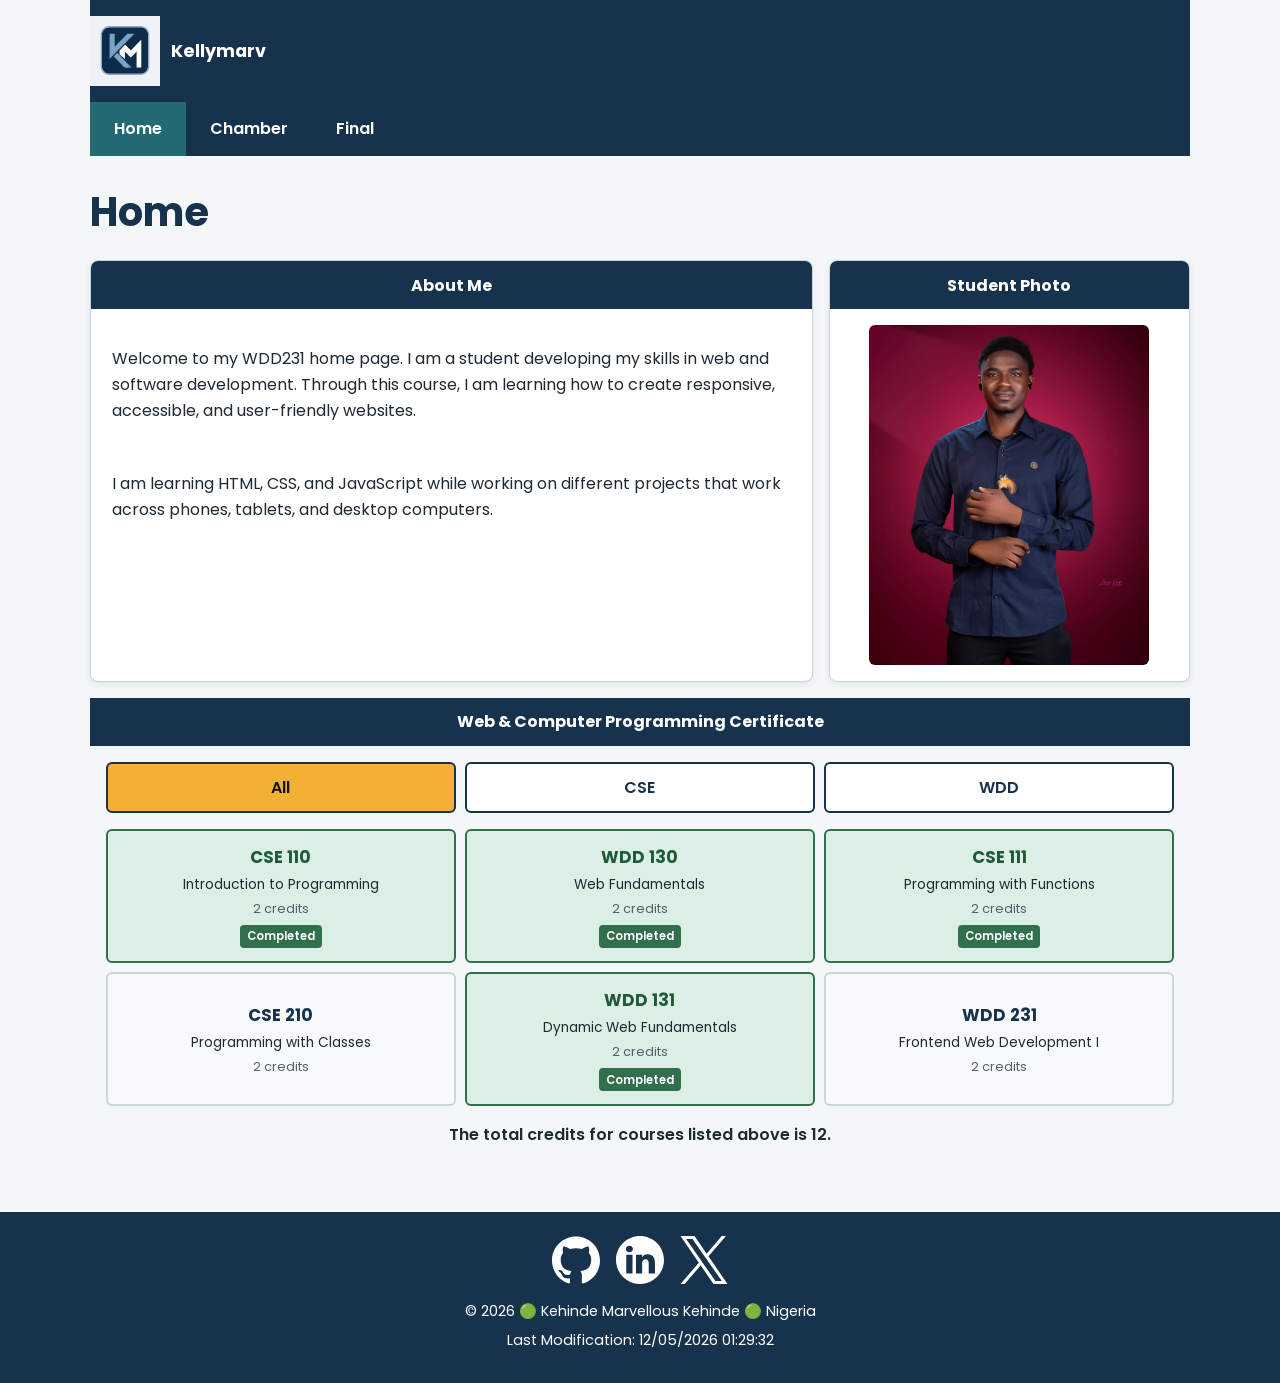
<file: index.html>
<!DOCTYPE html>
<html lang="en">
<head>
   <meta charset="UTF-8">
   <meta name="viewport" content="width=device-width, initial-scale=1.0">

   <meta name="description" content="Home page for my WDD231 Web and Computer Programming certificate.">
   <meta name="author" content="Kehinde Marvellous Kehinde">

   <title>WDD231 | Home</title>

   <!-- Google Font -->
   <link rel="preconnect" href="https://fonts.googleapis.com">
   <link rel="preconnect" href="https://fonts.gstatic.com" crossorigin>
   <link href="https://fonts.googleapis.com/css2?family=Poppins:wght@400;500;600;700&display=swap" rel="stylesheet">

   <!-- CSS -->
   <link rel="stylesheet" href="styles/small.css">
   <link rel="stylesheet" href="styles/large.css">

   <!-- JavaScript -->
   <script src="scripts/navigation.js" defer></script>
   <script src="scripts/date.js" defer></script>
   <script src="scripts/courses.js" defer></script>
</head>

<body>

   <header>
       <div class="header-top">

           <div class="logo-area">
               <img src="images/logo.svg" alt="Site logo">
               <span>Kellymarv</span>
           </div>

           <button id="menuButton" class="menu-button" aria-label="Open navigation menu">
               ☰
           </button>

       </div>

       <nav id="primaryNav">
           <a href="index.html" class="active">Home</a>
           <a href="chamber/index.html">Chamber</a>
           <a href="finalproject/index.html">Final</a>
       </nav>
   </header>


   <main>

       <h1>Home</h1>

       <div class="home-grid">

           <!-- About Me -->
           <section class="card">
               <h2>About Me</h2>

               <div class="top-sections">
                   <p>
                       Welcome to my WDD231 home page. I am a student developing
                       my skills in web and software development. Through this
                       course, I am learning how to create responsive,
                       accessible, and user-friendly websites.
                   </p>

                   <p>
                       I am learning HTML, CSS, and JavaScript while working on
                       different projects that work across phones, tablets,
                       and desktop computers.
                   </p>
               </div>
           </section>


           <!-- Student Photo -->
           <section class="card">
               <h2>Student Photo</h2>

               <div class="photo-container">
                   <img
                       src="images/student-photo.jpg"
                       alt="Potrait of Kehinde Marvellous Kehinde, WDD231 student"
                   >
               </div>
           </section>

       </div>


       <!-- Certificate -->
       <section class="certificate-section">

           <h2>Web &amp; Computer Programming Certificate</h2>

           <div class="filter-buttons">

               <button type="button" data-filter="all" class="filter active">
                   All
               </button>

               <button type="button" data-filter="CSE" class="filter">
                   CSE
               </button>

               <button type="button" data-filter="WDD" class="filter">
                   WDD
               </button>

           </div>


           <div id="courseList" class="course-list">
               <!-- JavaScript will put courses here -->
           </div>


           <p id="creditTotal" class="credit-total"></p>

       </section>

   </main>


   <footer>

       <div class="social-links">

           <a
               href="https://github.com/Kellymarv1" target="_blank" rel="noopener noreferrer" aria-label="GitHub">
                <img src="images/github.svg" alt="GitHub Icon" class="social-icon">
               
           </a>

           <a
               href="https://www.linkedin.com/in/kehinde-marvellous-96652922b/" target="_blank" rel="noopener noreferrer" aria-label="LinkedIn">
               <img src="images/linkedin.svg" alt="LinkedIn Icon" class="social-icon">
           </a>

           <a
               href="https://x.com/kehindemarvell2" target="_blank" rel="noopener noreferrer" aria-label="X">
               <img src="images/x-twitter.svg" alt="X(formerly Twitter) Icon" class="social-icon">
           </a>

       </div>

       <p>
            &copy; <span id="currentyear"></span>
      🟢 Kehinde Marvellous Kehinde 🟢 Nigeria</p>

      <p class="highlight">
        <span id="lastModified"></span></p>

   </footer>

</body>
</html>
</file>
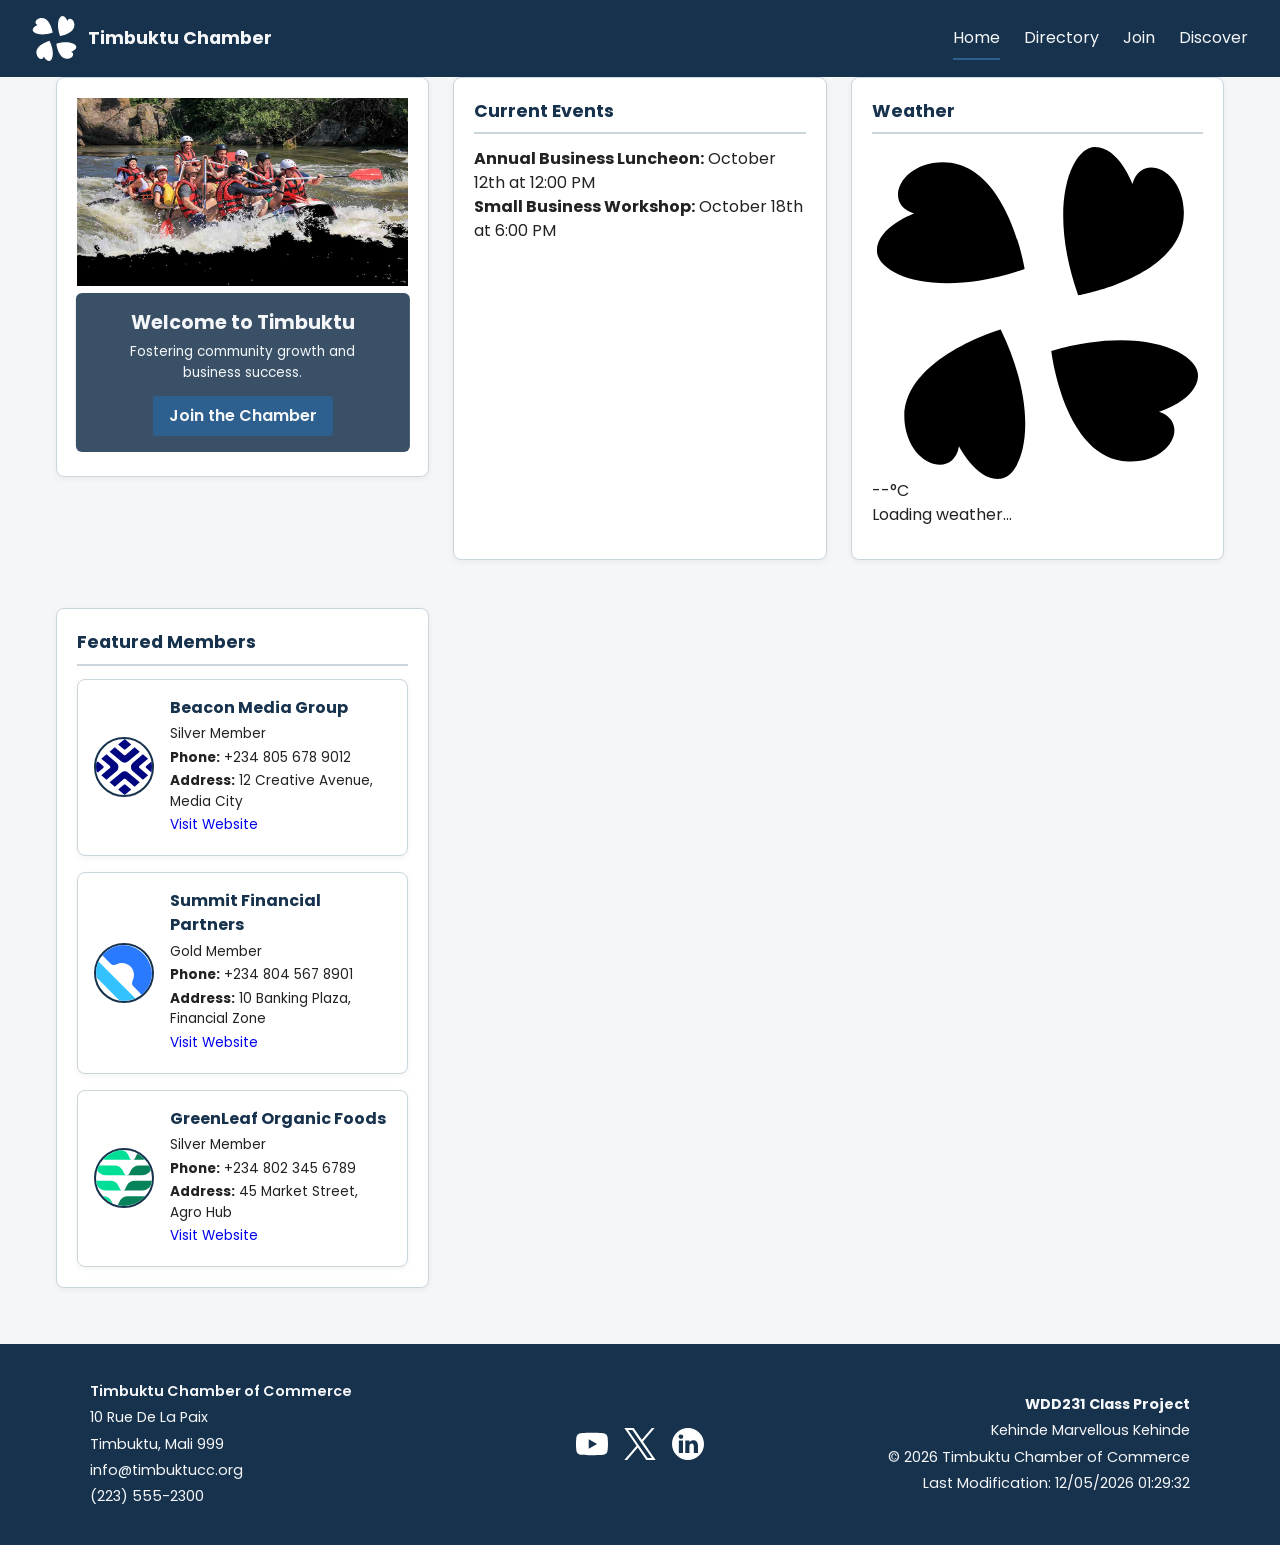
<file: chamber/index.html>
<!DOCTYPE html>
<html lang="en">
<head>
   <meta charset="UTF-8">
   <meta name="viewport" content="width=device-width, initial-scale=1.0">
   <meta name="description" content="Welcome to the Timbuktu Chamber of Commerce home page. Discover local events, member businesses, live weather, and networking opportunities.">
   <meta name="author" content="Kehinde Marvellous Kehinde">

<!-- Facebook Open Graph Meta Tags -->
   <meta property="og:title" content="Timbuktu Chamber of Commerce Member Directory">
   <meta property="og:description" content="Official home of the Timbuktu Chamber of Commerce. Fostering community growth and business success.">
   <meta property="og:image" content="https://kellymarv1.github.io/wdd231/chamber/images/chamber-hero.jpg">
   <meta property="og:url" content="https://kellymarv1.github.io/wdd231/chamber/index.html">

   <title>Member Directory | Timbuktu Chamber of Commerce</title>

   <!-- Favicon -->
   <link rel="icon" href="images/favicon.ico">

   <!-- Google Fonts -->
   <link rel="preconnect" href="https://fonts.googleapis.com">
   <link rel="preconnect" href="https://fonts.gstatic.com" crossorigin>
   <link href="https://fonts.googleapis.com/css2?family=Poppins:wght@400;500;600;700&display=swap" rel="stylesheet">

   <!-- CSS Styles -->
   <link rel="stylesheet" href="styles/normalize.css">
   <link rel="stylesheet" href="styles/small.css">
   <link rel="stylesheet" href="styles/large.css" media="screen and (min-width: 768px)">

   <!-- JavaScript -->
   <script src="scripts/navigation.js" defer></script>
   <script src="scripts/date.js" defer></script>
   <script src="scripts/directory.js" defer></script>
   <script src="scripts/home.js" defer></script>
   <script src="scripts/weather.js" defer></script>
</head>
<body>

   <header>
       <div class="header-top">
           <div class="logo-area">
               <img src="images/logo.svg" alt="Timbuktu Chamber Logo">
               <span>Timbuktu Chamber</span>
           </div>
           <button id="menuButton" class="menu-button" aria-label="Open navigation menu">☰</button>
       </div>
       <nav id="primaryNav">
           <a href="index.html">Home</a>
           <a href="directory.html">Directory</a>
           <a href="join.html">Join</a>
           <a href="discover.html">Discover</a>
       </nav>
   </header>

   <main class="home-grid">
   <!-- Hero Section with Image and CTA -->
   <section class="hero">
       <img src="images/chamber-hero.jpg" alt="Timbuktu Community View" width="1200" height="600">
       <div class="hero-cta">
           <h1>Welcome to Timbuktu</h1>
           <p>Fostering community growth and business success.</p>
           <a href="join.html" class="cta-button">Join the Chamber</a>
       </div>
   </section>

   <!-- Current Events Section -->
   <section class="card events-card">
       <h2>Current Events</h2>
       <ul>
           <li><strong>Annual Business Luncheon:</strong> October 12th at 12:00 PM</li>
           <li><strong>Small Business Workshop:</strong> October 18th at 6:00 PM</li>
       </ul>
   </section>

   <!-- Weather Section -->
<section class="card weather-card">
   <h2>Weather</h2>
   <div class="weather-content">
       <img id="weather-icon" src="images/logo.svg" alt="Weather Icon">
       <p><span id="current-temp">--</span>&deg;C</p>
       <p id="weather-desc">Loading weather...</p>
   </div>
   <div id="forecast-container">
       <!-- 3-day forecast injected via JS -->
   </div>
</section>

   <!-- Company Spotlights Section -->
   <section class="card spotlights-section">
       <h2>Featured Members</h2>
       <div id="spotlightContainer" class="spotlight-grid">
           <!-- Randomized Gold/Silver spotlights loaded via JavaScript -->
       </div>
   </section>
   </main>

   <footer>
       <div class="footer-content">
           <!-- Left Section: Chamber Info -->
           <div class="footer-col chamber-details">
               <h2>Timbuktu Chamber of Commerce</h2>
               <p>10 Rue De La Paix</p>
               <p>Timbuktu, Mali 999</p>
               <p>info@timbuktucc.org</p>
               <p>(223) 555-2300</p>
           </div>

           <!-- Middle Section: Social Icons -->
           <div class="footer-col social-links">
               <a href="https://youtube.com" target="_blank" rel="noopener noreferrer" aria-label="YouTube">
                   <img src="images/youtube.svg" alt="YouTube icon">
               </a>
               <a href="https://x.com" target="_blank" rel="noopener noreferrer" aria-label="X(formerly Twitter)">
                   <img src="images/x-twitter.svg" alt="X(formerly Twitter) icon">
               </a>
               <a href="https://linkedin.com" target="_blank" rel="noopener noreferrer" aria-label="LinkedIn">
                   <img src="images/linkedin.svg" alt="LinkedIn icon">
               </a>
           </div>

           <!-- Right Section: Project & Student Info -->
           <div class="footer-col project-details">
               <p><strong>WDD231 Class Project</strong></p>
               <p>Kehinde Marvellous Kehinde</p>
               <p>&copy; <span id="currentyear"></span> Timbuktu Chamber of Commerce</p>
               <p class="highlight">Last Modification: <span id="lastmodified"></span></p>
           </div>
       </div>
   </footer>

</body>
</html>
</file>
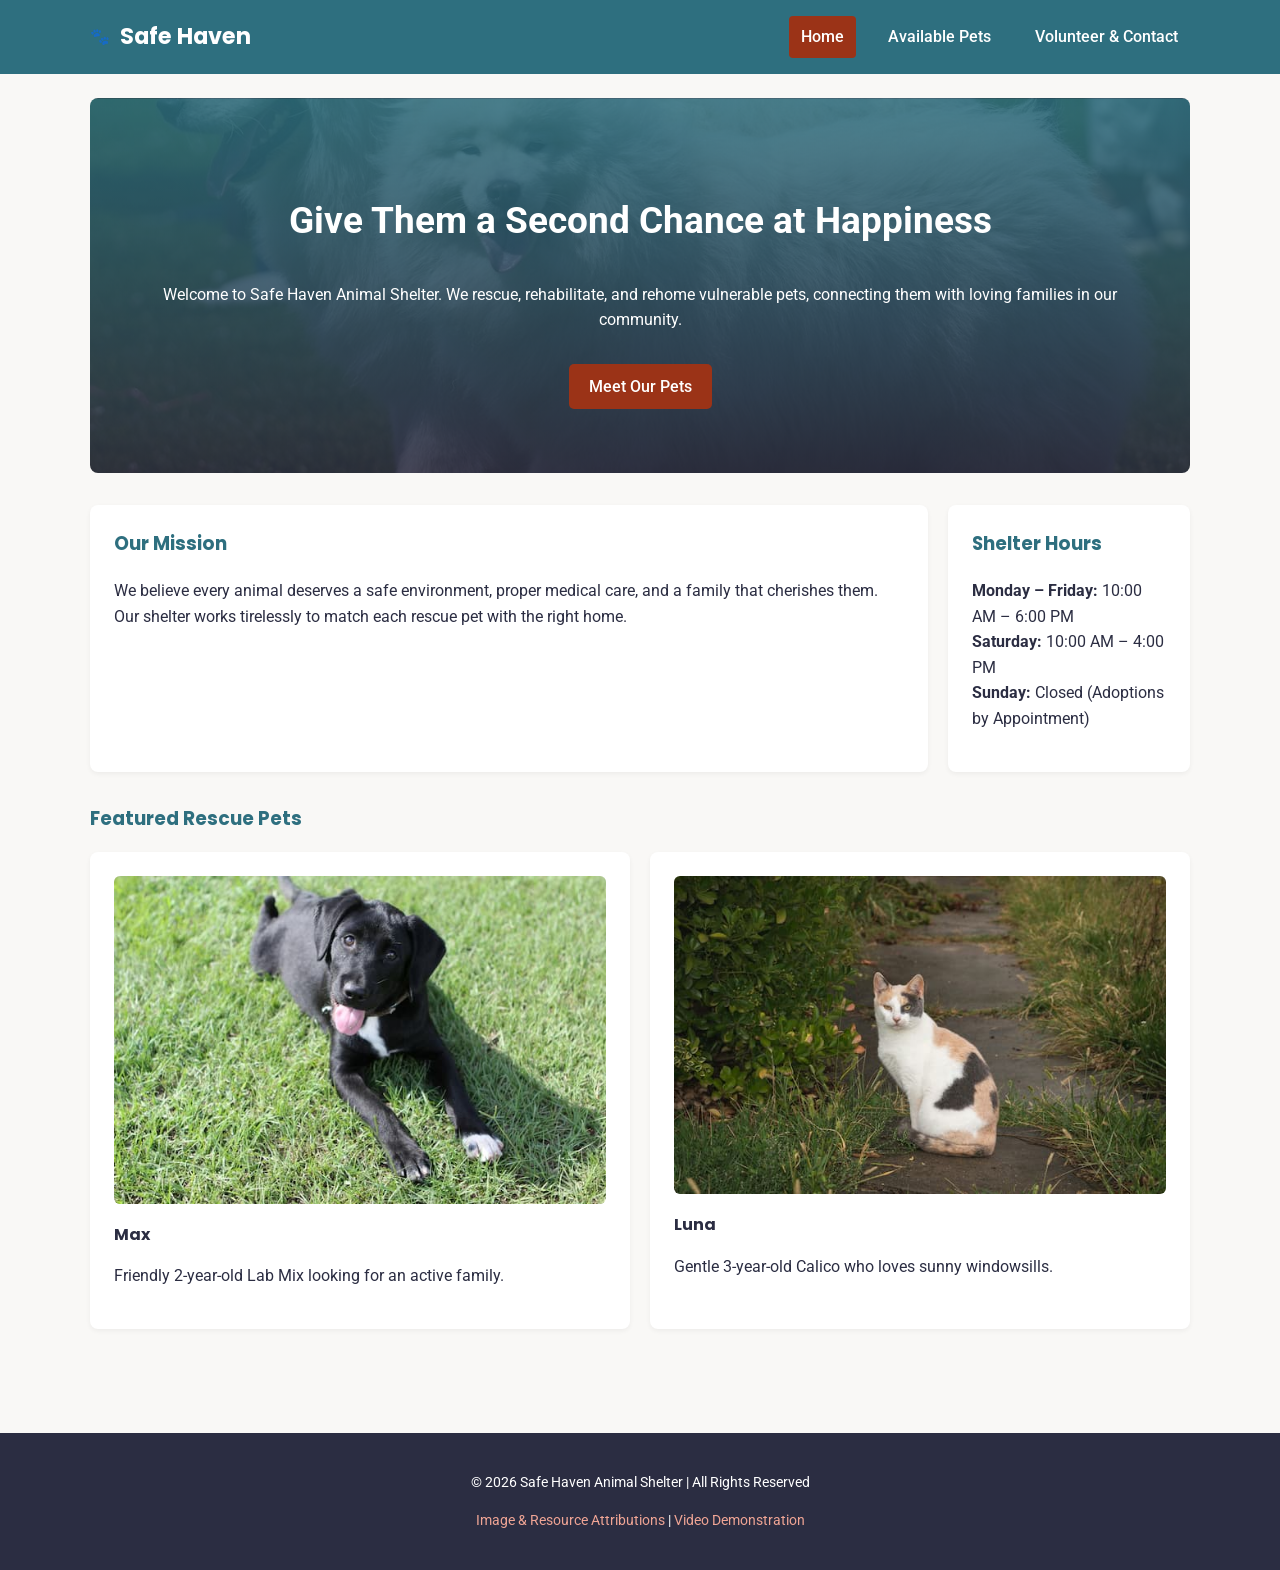
<file: finalproject/index.html>
<!DOCTYPE html>
<html lang="en">
<head>
   <meta charset="UTF-8">
   <meta name="viewport" content="width=device-width, initial-scale=1.0">
   <title>Safe Haven Animal Shelter</title>
   <meta name="description" content="Welcome to Safe Haven Animal Shelter. Find your new furry best friend, learn about our adoption process, or sign up to volunteer today!">
   <meta name="author" content="Kehinde Marvellous Kehinde">
   
   <!-- Open Graph Social Sharing Metadata -->
   <meta property="og:title" content="Safe Haven Animal Shelter">
   <meta property="og:type" content="website">
   <meta property="og:description" content="Discover rescue pets, adoption details, and volunteer opportunities at Safe Haven Animal Shelter—find forever homes for animals in need.">
   <meta property="og:image" content="https://kellymarv1.github.io/wdd231/finalproject/images/hero-shelter.jpg">
   <meta property="og:url" content="https://kellymarv1.github.io/wdd231/finalproject/index.html">

   <!-- Favicon -->
   <link rel="icon" href="images/favicon.ico.png" type="image/x-icon">

   <!-- Google Fonts -->
   <link rel="preconnect" href="https://fonts.googleapis.com">
   <link rel="preconnect" href="https://fonts.gstatic.com" crossorigin>
   <link href="https://fonts.googleapis.com/css2?family=Poppins:wght@600&family=Roboto:wght@400;500&display=swap" rel="stylesheet">

   <!-- CSS Stylesheets -->
   <link rel="stylesheet" href="styles/small.css">
   <link rel="stylesheet" href="styles/larger.css" media="screen and (min-width: 768px)">
</head>
<body>
   <header>
       <div class="site-wrap">
           <div class="logo">
               <span class="logo-icon">🐾</span>
               <h1>Safe Haven</h1>
           </div>
           <!-- Hamburger Button for Mobile -->
           <button id="menu-button" aria-label="Open Navigation Menu">&#9776;</button>
           <nav id="nav-bar">
               <ul class="nav-links">
                   <li><a href="index.html" class="active">Home</a></li>
                   <li><a href="pets.html">Available Pets</a></li>
                   <li><a href="volunteer.html">Volunteer &amp; Contact</a></li>
               </ul>
           </nav>
       </div>
   </header>

   <main>
       <!-- Hero Section -->
       <section class="hero">
           <div class="hero-content">
               <h2>Give Them a Second Chance at Happiness</h2>
               <p>Welcome to Safe Haven Animal Shelter. We rescue, rehabilitate, and rehome vulnerable pets, connecting them with loving families in our community.</p>
               <a href="pets.html" class="action-btn">Meet Our Pets</a>
           </div>
       </section>

       <!-- Mission & Quick Info Section -->
       <section class="mission-grid">
           <div class="shelter-box">
               <h3>Our Mission</h3>
               <p>We believe every animal deserves a safe environment, proper medical care, and a family that cherishes them. Our shelter works tirelessly to match each rescue pet with the right home.</p>
           </div>
           <div class="shelter-box">
               <h3>Shelter Hours</h3>
               <p><strong>Monday – Friday:</strong> 10:00 AM – 6:00 PM<br>
               <strong>Saturday:</strong> 10:00 AM – 4:00 PM<br>
               <strong>Sunday:</strong> Closed (Adoptions by Appointment)</p>
           </div>
       </section>

       <!-- Featured Pets Preview Section -->
       <section class="featured-section">
           <h3>Featured Rescue Pets</h3>
           <div class="featured-grid">
               <div class="animal-card">
                   <img src="images/dog-1.jpg" alt="Rescue dog looking happy" loading="lazy" width="300" height="200">
                   <h4>Max</h4>
                   <p>Friendly 2-year-old Lab Mix looking for an active family.</p>
               </div>
               <div class="animal-card">
                   <img src="images/cat-1.jpg" alt="Rescue cat resting comfortably" loading="lazy" width="300" height="200">
                   <h4>Luna</h4>
                   <p>Gentle 3-year-old Calico who loves sunny windowsills.</p>
               </div>
           </div>
       </section>
   </main>

   <footer>
       <div class="footer-content">
           <p>&copy; 2026 Safe Haven Animal Shelter | All Rights Reserved</p>
           <p>
               <a href="attributions.html">Image &amp; Resource Attributions</a> | 
               <a href="https://www.loom.com/share/c3645c2a94dd4c3eab355dca7a910162?t=192" target="_blank">Video Demonstration</a>
           </p>
       </div>
   </footer>

   <script defer src="scripts/main.js"></script>
</body>
</html>
</file>
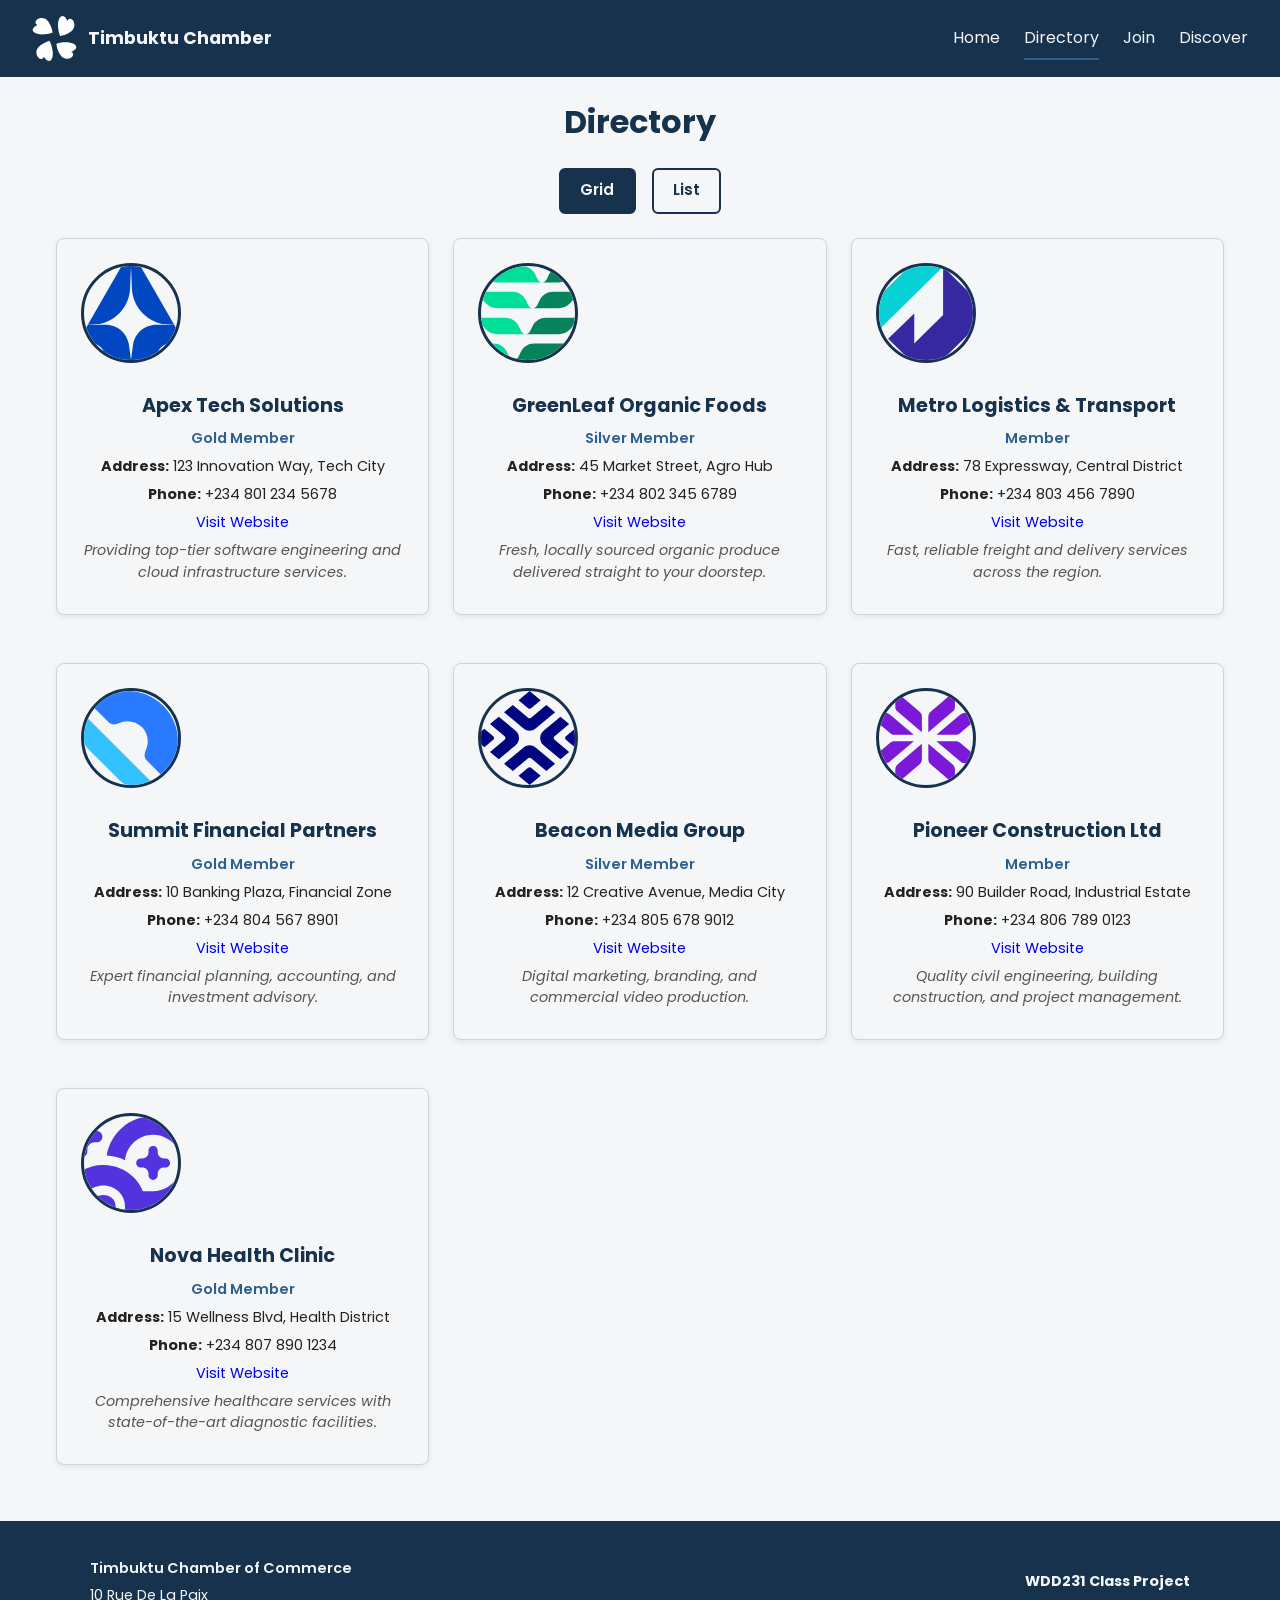
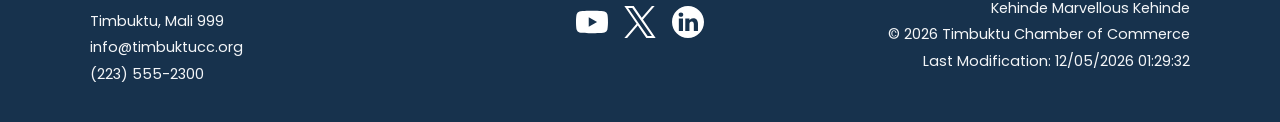
<file: chamber/directory.html>
<!DOCTYPE html>
<html lang="en">
<head>
   <meta charset="UTF-8">
   <meta name="viewport" content="width=device-width, initial-scale=1.0">
   <meta name="description" content="Timbuktu Chamber of Commerce Member Directory featuring local businesses, organizations, and community partners.">
   <meta name="author" content="Kehinde Marvellous Kehinde">

   <meta property="og:title" content="Timbuktu Chamber of Commerce Member Directory">
   <meta property="og:description" content="Browse local businesses, organizations, and community partners in the Timbuktu Chamber directory.">
   <meta property="og:image" content="https://kellymarv1.github.io/wdd231/chamber/images/logo.svg">
   <meta property="og:url" content="https://kellymarv1.github.io/wdd231/chamber/directory.html">

   <title>Member Directory | Timbuktu Chamber of Commerce</title>

   <!-- Favicon -->
   <link rel="icon" href="images/favicon.svg" type="image/svg+xml">

   <!-- Google Fonts -->
   <link rel="preconnect" href="https://fonts.googleapis.com">
   <link rel="preconnect" href="https://fonts.gstatic.com" crossorigin>
   <link href="https://fonts.googleapis.com/css2?family=Poppins:wght@400;500;600;700&display=swap" rel="stylesheet">

   <!-- CSS Styles -->
   <link rel="stylesheet" href="styles/normalize.css">
   <link rel="stylesheet" href="styles/small.css">
   <link rel="stylesheet" href="styles/large.css" media="screen and (min-width: 768px)">

   <!-- JavaScript -->
   <script src="scripts/navigation.js" defer></script>
   <script src="scripts/date.js" defer></script>
   <script src="scripts/directory.js" defer></script>
</head>
<body>

   <header>
       <div class="header-top">
           <div class="logo-area">
               <img src="images/logo.svg" alt="Timbuktu Chamber Logo">
               <span>Timbuktu Chamber</span>
           </div>
           <button id="menuButton" class="menu-button" aria-label="Open navigation menu">☰</button>
       </div>
       <nav id="primaryNav">
           <a href="index.html">Home</a>
           <a href="directory.html" class="active">Directory</a>
           <a href="join.html">Join</a>
           <a href="discover.html">Discover</a>
       </nav>
   </header>

   <main>
       <h1>Directory</h1>

       <!-- Grid and List View Toggle Buttons -->
       <div class="view-toggle">
           <button id="gridButton" class="view-btn active" aria-label="Grid View">Grid</button>
           <button id="listButton" class="view-btn" aria-label="List View">List</button>
       </div>

       <!-- Dynamic Member Container -->
       <div id="memberContainer" class="grid">
           <!-- Member cards/list items will be injected here via JavaScript -->
       </div>
   </main>

   <footer>
       <div class="footer-content">
           <!-- Left Section: Chamber Info -->
           <div class="footer-col chamber-details">
               <h2>Timbuktu Chamber of Commerce</h2>
               <p>10 Rue De La Paix</p>
               <p>Timbuktu, Mali 999</p>
               <p>info@timbuktucc.org</p>
               <p>(223) 555-2300</p>
           </div>

           <!-- Middle Section: Social Icons -->
           <div class="footer-col social-links">
               <a href="https://youtube.com" target="_blank" rel="noopener noreferrer" aria-label="YouTube">
                   <img src="images/youtube.svg" alt="YouTube icon">
               </a>
               <a href="https://x.com" target="_blank" rel="noopener noreferrer" aria-label="X(formerly Twitter)">
                   <img src="images/x-twitter.svg" alt="X(formerly Twitter) icon">
               </a>
               <a href="https://linkedin.com" target="_blank" rel="noopener noreferrer" aria-label="LinkedIn">
                   <img src="images/linkedin.svg" alt="LinkedIn icon">
               </a>
           </div>

           <!-- Right Section: Project & Student Info -->
           <div class="footer-col project-details">
               <p><strong>WDD231 Class Project</strong></p>
               <p>Kehinde Marvellous Kehinde</p>
               <p>&copy; <span id="currentyear"></span> Timbuktu Chamber of Commerce</p>
               <p class="highlight">Last Modification: <span id="lastmodified"></span></p>
           </div>
       </div>
   </footer>

</body>
</html>
</file>
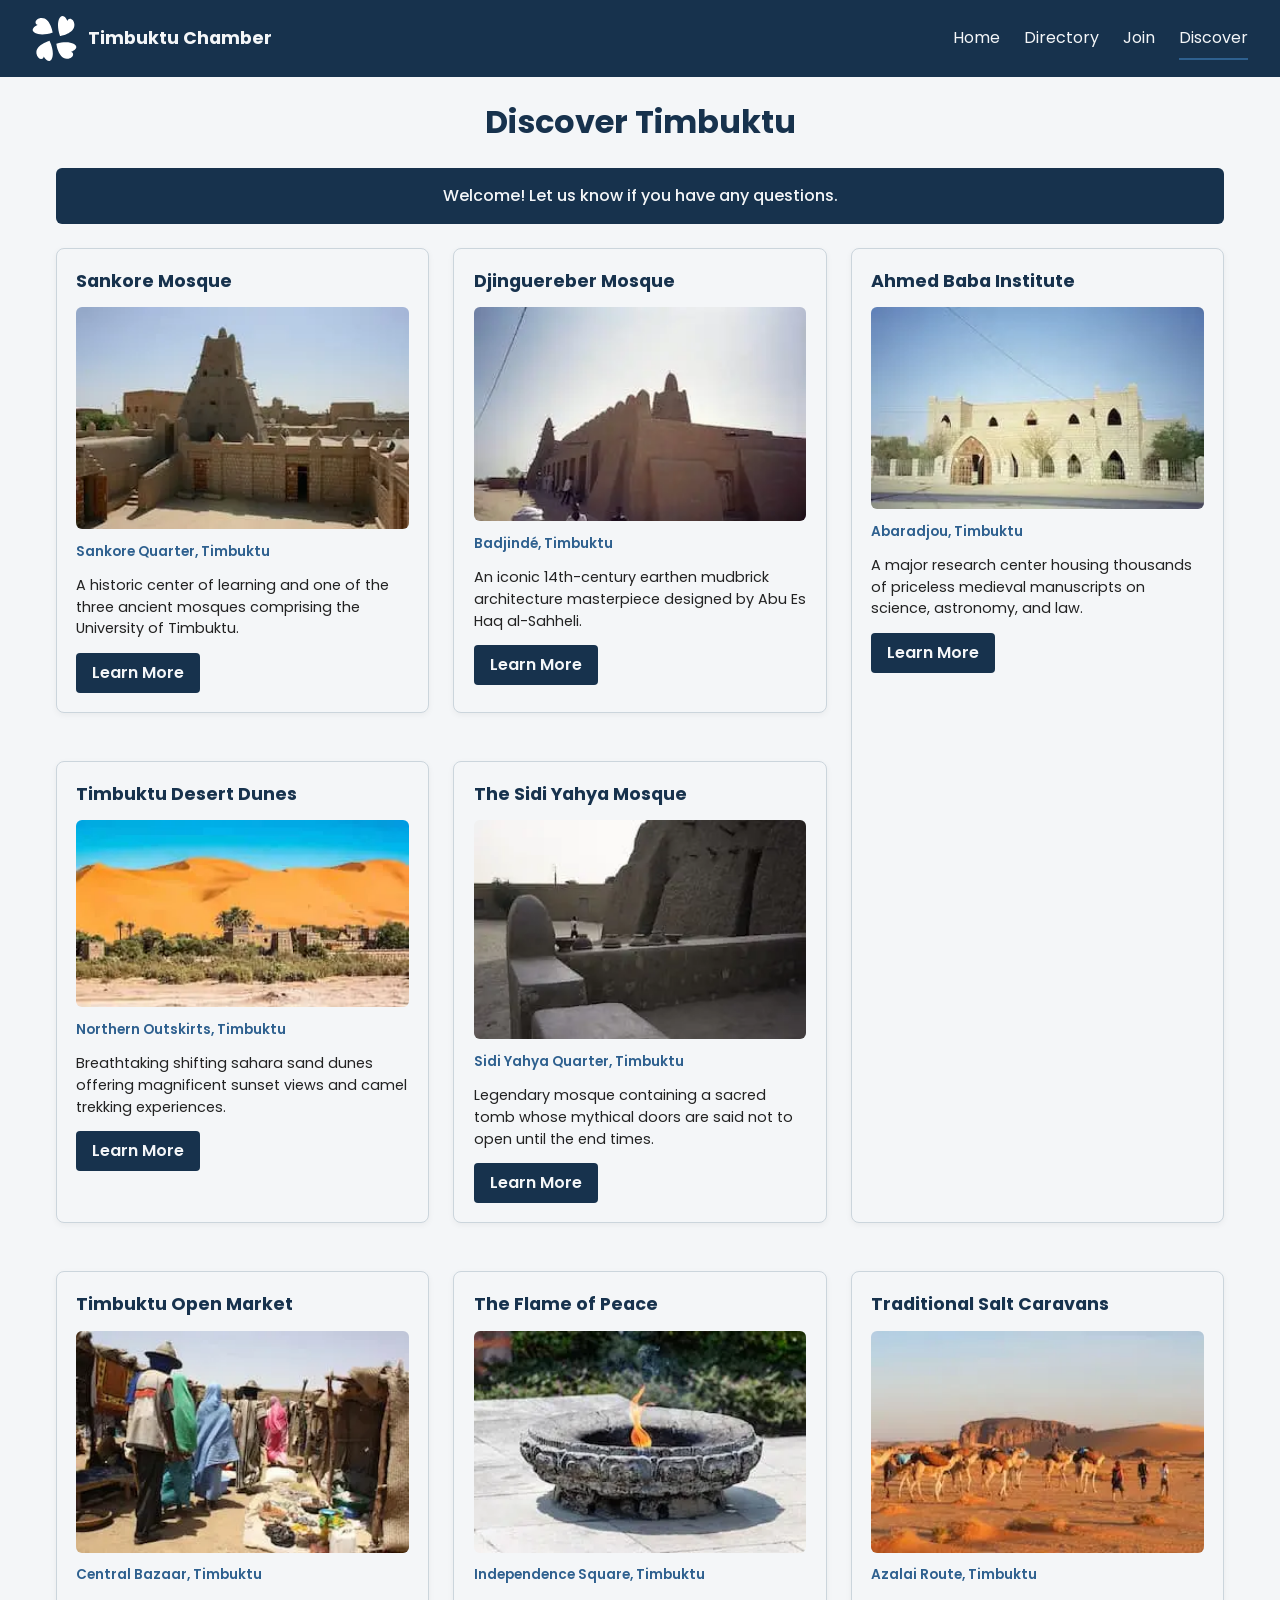
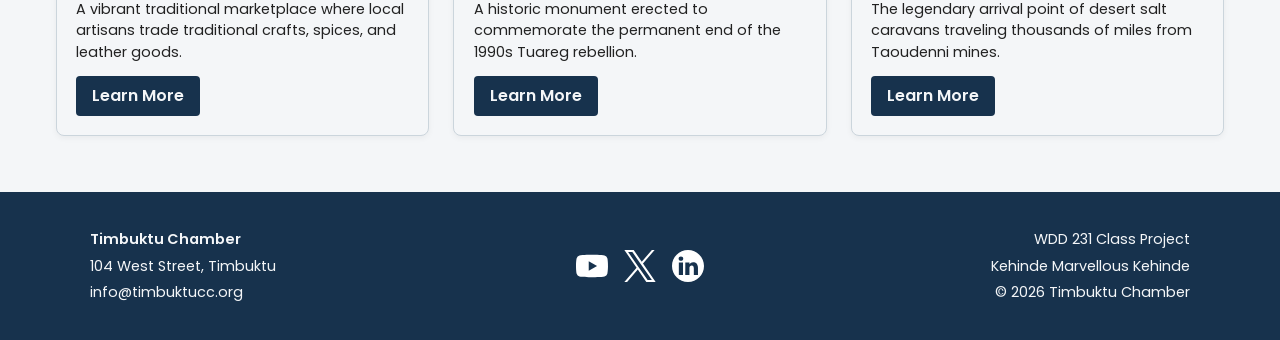
<file: chamber/discover.html>
<!DOCTYPE html>
<html lang="en">
<head>
   <meta charset="UTF-8">
   <meta name="viewport" content="width=device-width, initial-scale=1.0">
   <meta name="description" content="Discover Timbuktu Chamber of Commerce area features, demographics, and local points of interest.">
   <meta name="author" content="Kehinde Marvellous Kehinde">

   <meta property="og:title" content="Discover Timbuktu - Official Chamber of Commerce Guide">
   <meta property="og:description" content="Explore the rich history, cultural landmarks, and scenic attractions of Timbuktu through the Chamber of Commerce discover guide.">
   <meta property="og:image" content="https://kellymarv1.github.io/wdd231/chamber/images/logo.svg">
   <meta property="og:url" content="https://kellymarv1.github.io/wdd231/chamber/discover.html">

   <title>Discover | Timbuktu Chamber of Commerce</title>
   
   <link rel="icon" href="images/favicon.svg" type="image/svg+xml">
   <link rel="preconnect" href="https://fonts.googleapis.com">
   <link rel="preconnect" href="https://fonts.gstatic.com" crossorigin>
   <link href="https://fonts.googleapis.com/css2?family=Poppins:wght@400;500;700&display=swap" rel="stylesheet">
   
   <link rel="stylesheet" href="styles/normalize.css">
   <link rel="stylesheet" href="styles/small.css">
   <link rel="stylesheet" href="styles/large.css" media="screen and (min-width: 768px)">
   <link rel="stylesheet" href="styles/discover.css">

   <script src="scripts/navigation.js" defer></script>
   <script src="scripts/date.js" defer></script>
   <script src="scripts/discover.js" defer></script>
</head>
<body>
   <header>
       <div class="header-top">
           <a href="index.html" class="logo-area">
               <img src="images/logo.svg" alt="Chamber Logo">
               <span>Timbuktu Chamber</span>
           </a>
           <button id="menuButton" aria-label="Open navigation menu">☰</button>
       </div>
       <nav id="primaryNav">
           <a href="index.html">Home</a>
           <a href="directory.html">Directory</a>
           <a href="join.html">Join</a>
           <a href="discover.html" class="active">Discover</a>
       </nav>
   </header>

   <main class="discover-main">
       <h1>Discover Timbuktu</h1>
       <div id="visitorMessage" class="visitor-banner"></div>
       
       <div class="discover-grid">
           <section class="card-1">
               <h2>Sankore Mosque</h2>
               <figure>
                   <img src="images/sankore.webp" alt="Sankore Mosque" loading="lazy" width="300" height="200">
               </figure>
               <address>Sankore Quarter, Timbuktu</address>
               <p>A historic center of learning and one of the three ancient mosques comprising the University of Timbuktu.</p>
               <button type="button">Learn More</button>
           </section>

           <section class="card-2">
               <h2>Djinguereber Mosque</h2>
               <figure>
                   <img src="images/djinguereber.webp" alt="Djinguereber Mosque" loading="lazy" width="300" height="200">
               </figure>
               <address>Badjindé, Timbuktu</address>
               <p>An iconic 14th-century earthen mudbrick architecture masterpiece designed by Abu Es Haq al-Sahheli.</p>
               <button type="button">Learn More</button>
           </section>

           <section class="card-3">
               <h2>Ahmed Baba Institute</h2>
               <figure>
                   <img src="images/ahmed-baba.webp" alt="Ahmed Baba Institute" loading="lazy" width="300" height="200">
               </figure>
               <address>Abaradjou, Timbuktu</address>
               <p>A major research center housing thousands of priceless medieval manuscripts on science, astronomy, and law.</p>
               <button type="button">Learn More</button>
           </section>

           <section class="card-4">
               <h2>Timbuktu Desert Dunes</h2>
               <figure>
                   <img src="images/dunes.webp" alt="Timbuktu Desert Dunes" loading="lazy" width="300" height="200">
               </figure>
               <address>Northern Outskirts, Timbuktu</address>
               <p>Breathtaking shifting sahara sand dunes offering magnificent sunset views and camel trekking experiences.</p>
               <button type="button">Learn More</button>
           </section>

           <section class="card-5">
               <h2>The Sidi Yahya Mosque</h2>
               <figure>
                   <img src="images/sidi-yahya.webp" alt="The Sidi Yahya Mosque" loading="lazy" width="300" height="200">
               </figure>
               <address>Sidi Yahya Quarter, Timbuktu</address>
               <p>Legendary mosque containing a sacred tomb whose mythical doors are said not to open until the end times.</p>
               <button type="button">Learn More</button>
           </section>

           <section class="card-6">
               <h2>Timbuktu Open Market</h2>
               <figure>
                   <img src="images/market.webp" alt="Timbuktu Open Market" loading="lazy" width="300" height="200">
               </figure>
               <address>Central Bazaar, Timbuktu</address>
               <p>A vibrant traditional marketplace where local artisans trade traditional crafts, spices, and leather goods.</p>
               <button type="button">Learn More</button>
           </section>

           <section class="card-7">
               <h2>The Flame of Peace</h2>
               <figure>
                   <img src="images/flame.webp" alt="The Flame of Peace" loading="lazy" width="300" height="200">
               </figure>
               <address>Independence Square, Timbuktu</address>
               <p>A historic monument erected to commemorate the permanent end of the 1990s Tuareg rebellion.</p>
               <button type="button">Learn More</button>
           </section>

           <section class="card-8">
               <h2>Traditional Salt Caravans</h2>
               <figure>
                   <img src="images/caravan.webp" alt="Traditional Salt Caravans" loading="lazy" width="300" height="200">
               </figure>
               <address>Azalai Route, Timbuktu</address>
               <p>The legendary arrival point of desert salt caravans traveling thousands of miles from Taoudenni mines.</p>
               <button type="button">Learn More</button>
           </section>
       </div>
   </main>

   <footer>
       <div class="footer-content">
           <div class="footer-col">
               <h2>Timbuktu Chamber</h2>
               <p>104 West Street, Timbuktu</p>
               <p>info@timbuktucc.org</p>
           </div>
           <div class="social-links">
               <a href="https://youtube.com" target="_blank" rel="noopener">
                <img src="images/youtube.svg" alt="YouTube"></a>

               <a href="https://x.com" target="_blank" rel="noopener">
                <img src="images/x-twitter.svg" alt="X(formerly Twitter)"></a>

               <a href="https://linkedin.com" target="_blank" rel="noopener">
                <img src="images/linkedin.svg" alt="LinkedIn"></a>
           </div>
           <div class="footer-col project-details">
               <p>WDD 231 Class Project</p>
               <p>Kehinde Marvellous Kehinde</p>
               <p>&copy; <span id="currentyear"></span> Timbuktu Chamber</p>
           </div>
       </div>
   </footer>
</body>
</html>
</file>
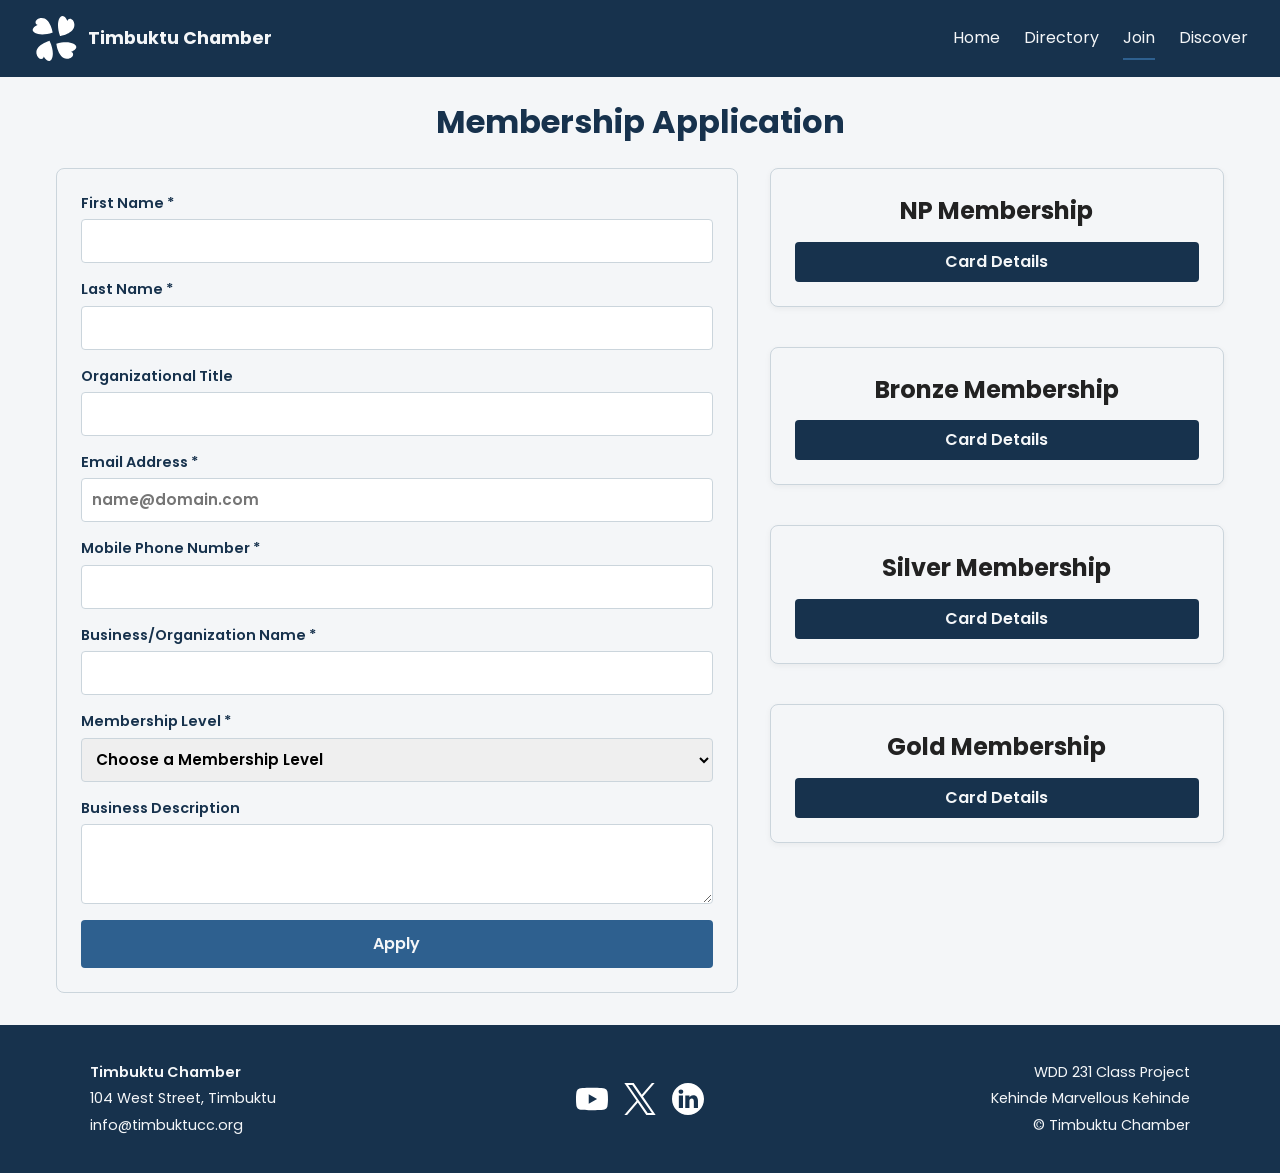
<file: chamber/join.html>
<!DOCTYPE html>
<html lang="en">
<head>
   <meta charset="UTF-8">
   <meta name="viewport" content="width=device-width, initial-scale=1.0">
   <meta name="description" content="Apply for Timbuktu Chamber of Commerce membership to connect with local businesses, grow your professional network and increase your business visibility.">
   <meta name="author" content="Kehinde Marvellous Kehinde">

   <meta property="og:title" content="Join Timbuktu Chamber of Commerce Membership">
   <meta property="og:description" content="Apply for Timbuktu Chamber of Commerce membership to connect with local businesses, grow your professional network and increase your business visibility.">
   <meta property="og:image" content="https://kellymarv1.github.io/wdd231/chamber/images/chamber-hero.jpg">
   <meta property="og:url" content="https://kellymarv1.github.io/wdd231/chamber/join.html">

   <title>Membership Join | Timbuktu Chamber of Commerce</title>
   
   <link rel="icon" href="images/favicon.svg">
   <link rel="preconnect" href="https://fonts.googleapis.com">
   <link rel="preconnect" href="https://fonts.gstatic.com" crossorigin>
   <link href="https://fonts.googleapis.com/css2?family=Poppins:wght@400;500;700&display=swap" rel="stylesheet">
   
   <link rel="stylesheet" href="styles/normalize.css">
   <link rel="stylesheet" href="styles/small.css">
   <link rel="stylesheet" href="styles/large.css" media="screen and (min-width: 768px)">
   <link rel="stylesheet" href="styles/join.css">

   <script src="scripts/navigation.js" defer></script>
   <script src="scripts/join.js" defer></script>
</head>
<body>
   <header>
       <div class="header-top">
           <a href="index.html" class="logo-area">
               <img src="images/logo.svg" alt="Chamber Logo">
               <span>Timbuktu Chamber</span>
           </a>
           <button class="menu-button">☰</button>
       </div>
       <nav>
           <a href="index.html">Home</a>
           <a href="directory.html">Directory</a>
           <a href="join.html" class="active">Join</a>
           <a href="discover.html">Discover</a>
       </nav>
   </header>

   <main>
       <h1>Membership Application</h1>
       
       <div class="join-container">
           <!-- Form -->
           <form method="get" action="thankyou.html" class="join-form">
               <label>First Name *
                   <input type="text" name="first" title="First Name" autocomplete="given-name" required>
               </label>

               <label>Last Name *
                   <input type="text" name="last" title="Last Name" autocomplete="family-name" required>
               </label>

               <label>Organizational Title
                   <input type="text" name="title" title="Organizational Title" autocomplete="organization-title" pattern="[A-Za-z\s\-]{7,}">
               </label>

               <label>Email Address *
                   <input type="email" name="email" title="Email Address" autocomplete="email" placeholder="name@domain.com" required>
               </label>

               <label>Mobile Phone Number *
                   <input type="tel" name="phone" title="Phone Number" autocomplete="tel" required>
               </label>

               <label>Business/Organization Name *
                   <input type="text" name="organization" title="Organization Name" autocomplete="organization" required>
               </label>

               <label>Membership Level *
                   <select name="membership" required>
                       <option value="" disabled selected>Choose a Membership Level</option>
                       <option value="np">NP Membership (Non-Profit - No Fee)</option>
                       <option value="bronze">Bronze Membership</option>
                       <option value="silver">Silver Membership</option>
                       <option value="gold">Gold Membership</option>
                   </select>
               </label>

               <label>Business Description
                   <textarea name="description" title="Description"></textarea>
               </label>

               <!-- Hidden Timestamp -->
               <input type="hidden" id="timestamp" name="timestamp">

               <input type="submit" value="Apply" class="submit-btn">
           </form>

           <!-- Membership Cards -->
           <aside class="cards-container">
               <section class="membership-card animate-card">
                   <h2>NP Membership</h2>
                   <button type="button" class="info-link" id="np-btn">Card Details</button>
               </section>
               <section class="membership-card animate-card">
                   <h2>Bronze Membership</h2>
                   <button type="button" class="info-link" id="bronze-btn">Card Details</button>
               </section>
               <section class="membership-card animate-card">
                   <h2>Silver Membership</h2>
                   <button type="button" class="info-link" id="silver-btn">Card Details</button>
               </section>
               <section class="membership-card animate-card">
                   <h2>Gold Membership</h2>
                   <button type="button" class="info-link" id="gold-btn">Card Details</button>
               </section>
           </aside>
       </div>

       <!-- Modals -->
       <dialog id="np-modal">
           <h2>NP Membership</h2>
           <p>For non-profit organizations with no membership fee. Includes basic directory listing.</p>
           <button type="button" class="close-modal">Close</button>
       </dialog>

       <dialog id="bronze-modal">
           <h2>Bronze Membership</h2>
           <p>Includes standard directory entry and access to general chamber meetings.</p>
           <button type="button" class="close-modal">Close</button>
       </dialog>

       <dialog id="silver-modal">
           <h2>Silver Membership</h2>
           <p>Includes priority directory placement, event discounts, and spotlight opportunities.</p>
           <button type="button" class="close-modal">Close</button>
       </dialog>

       <dialog id="gold-modal">
           <h2>Gold Membership</h2>
           <p>Includes premium homepage spotlight positioning, free event access, and maximum visibility.</p>
           <button type="button" class="close-modal">Close</button>
       </dialog>
   </main>

   <footer>
       <div class="footer-content">
           <div class="footer-col">
               <h2>Timbuktu Chamber</h2>
               <p>104 West Street, Timbuktu</p>
               <p>info@timbuktucc.org</p>
           </div>
           <div class="social-links">
               <a href="https://youtube.com" target="_blank" rel="noopener"><img src="images/youtube.svg" alt="YouTube Icon"></a>
               <a href="https://twitter.com" target="_blank" rel="noopener"><img src="images/x-twitter.svg" alt="Twitter Icon"></a>
               <a href="https://linkedin.com" target="_blank" rel="noopener"><img src="images/linkedin.svg" alt="LinkedIn Icon"></a>
           </div>
           <div class="footer-col project-details">
               <p>WDD 231 Class Project</p>
               <p>Kehinde Marvellous Kehinde</p>
               <p>&copy; <span id="currentyear"></span> Timbuktu Chamber</p>
           </div>
       </div>
   </footer>
</body>
</html>
</file>
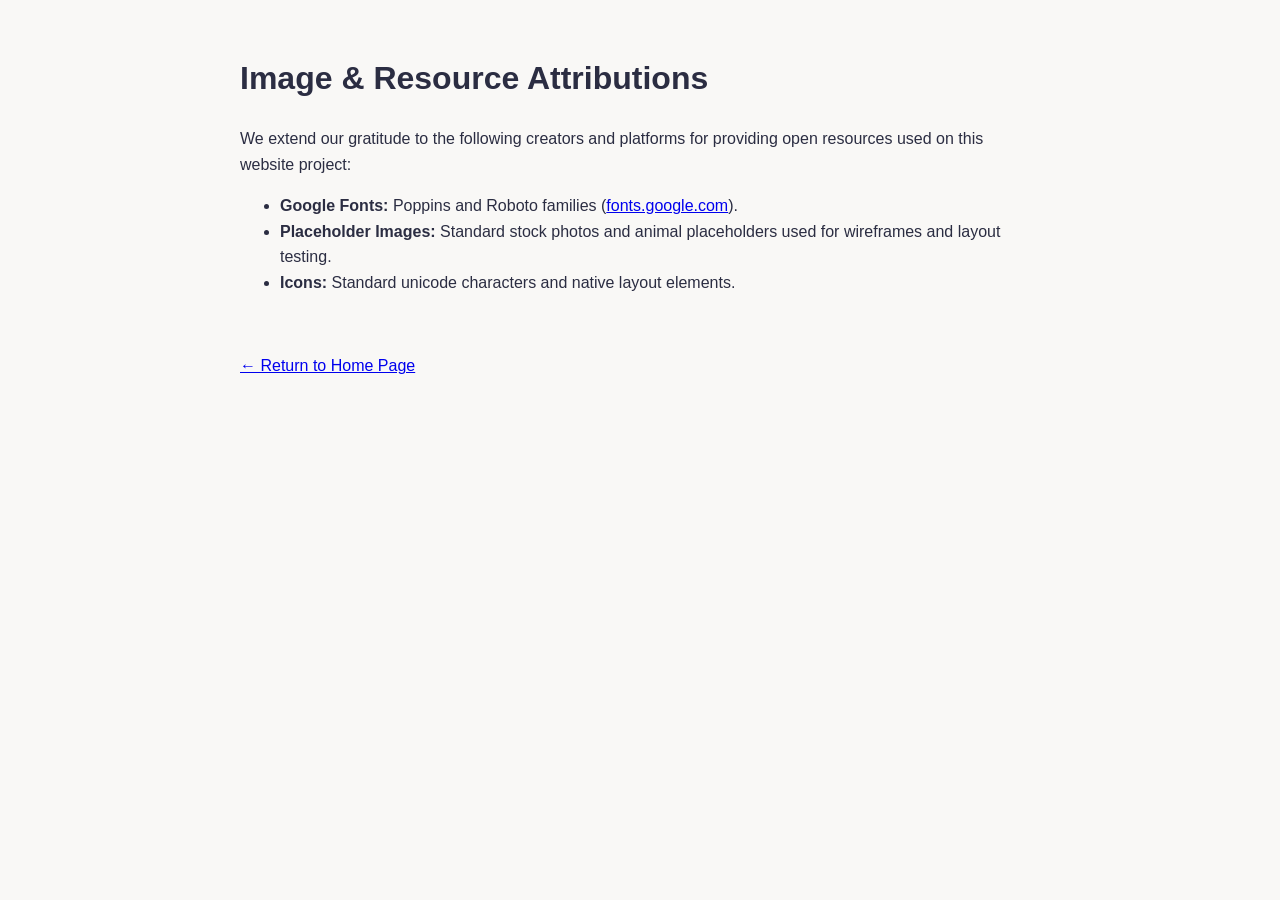
<file: finalproject/attributions.html>
<!DOCTYPE html>
<html lang="en">
<head>
   <meta charset="UTF-8">
   <meta name="viewport" content="width=device-width, initial-scale=1.0">
   <title>Attributions - Safe Haven Animal Shelter</title>
   <link rel="stylesheet" href="styles/small.css">
</head>
<body style="padding: 2rem; max-width: 800px; margin: 0 auto;">
   <h1>Image &amp; Resource Attributions</h1>
   <p>We extend our gratitude to the following creators and platforms for providing open resources used on this website project:</p>
   
   <ul>
       <li><strong>Google Fonts:</strong> Poppins and Roboto families (<a href="https://fonts.google.com/" target="_blank">fonts.google.com</a>).</li>
       <li><strong>Placeholder Images:</strong> Standard stock photos and animal placeholders used for wireframes and layout testing.</li>
       <li><strong>Icons:</strong> Standard unicode characters and native layout elements.</li>
   </ul>

   <br>
   <p><a href="index.html">&larr; Return to Home Page</a></p>
</body>
</html>
</file>
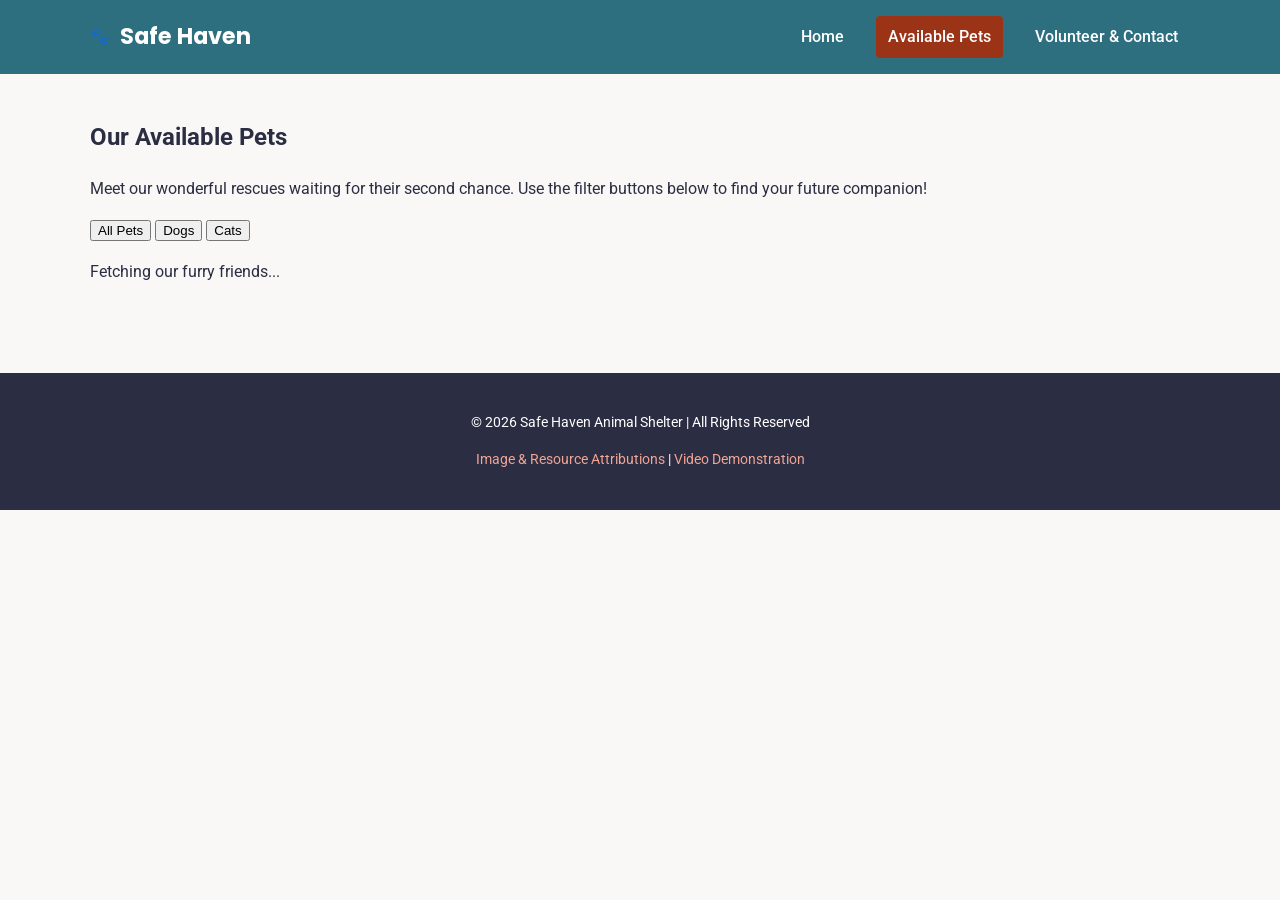
<file: finalproject/pets.html>
<!DOCTYPE html>
<html lang="en">
<head>
   <meta charset="UTF-8">
   <meta name="viewport" content="width=device-width, initial-scale=1.0">
   <title>Safe Haven Animal Shelter - Available Pets</title>
   <meta name="description" content="Browse our available dogs and cats looking for a forever home at Safe Haven Animal Shelter. Filter by species or age!">
   <meta name="author" content="Kehinde Marvellous Kehinde">

   <meta property="og:title" content="Available Pets - Safe Haven Animal Shelter">
   <meta property="og:type" content="website">
   <meta property="og:image" content="images/hero-shelter.jpg">
   <meta property="og:url" content="https://yourusername.github.io/wdd231/finalproject/pets.html">

   <link rel="icon" href="images/favicon.ico" type="image/x-icon">

   <link rel="preconnect" href="https://fonts.googleapis.com">
   <link rel="preconnect" href="https://fonts.gstatic.com" crossorigin>
   <link href="https://fonts.googleapis.com/css2?family=Poppins:wght@600&family=Roboto:wght@400;500&display=swap" rel="stylesheet">

   <link rel="stylesheet" href="styles/small.css">
   <link rel="stylesheet" href="styles/larger.css" media="screen and (min-width: 768px)">
</head>
<body>
   <header>
       <div class="site-wrap">
           <div class="logo">
               <span class="logo-icon">🐾</span>
               <h1>Safe Haven</h1>
           </div>
           <button id="menu-button" aria-label="Toggle Menu">&#9776;</button>
           <nav id="nav-bar">
               <ul class="nav-links">
                   <li><a href="index.html">Home</a></li>
                   <li><a href="pets.html" class="active">Available Pets</a></li>
                   <li><a href="volunteer.html">Volunteer &amp; Contact</a></li>
               </ul>
           </nav>
       </div>
   </header>

   <main>
       <section class="directory-intro">
           <h2>Our Available Pets</h2>
           <p>Meet our wonderful rescues waiting for their second chance. Use the filter buttons below to find your future companion!</p>
           
           <!-- Filter Controls using Array Methods -->
           <div class="filter-buttons">
               <button id="filter-all" class="filter-btn active">All Pets</button>
               <button id="filter-dogs" class="filter-btn">Dogs</button>
               <button id="filter-cats" class="filter-btn">Cats</button>
           </div>
       </section>

       <!-- Dynamic Grid where JS will drop the 15+ pets -->
       <section id="pets-container" class="pets-grid">
           <!-- Loading message while fetch runs -->
           <p class="loading-msg">Fetching our furry friends...</p>
       </section>
   </main>

   <!-- Modal Dialog for Detailed Pet Info -->
   <dialog id="pet-modal">
       <div class="modal-content">
           <button id="close-modal" aria-label="Close modal">&times;</button>
           <div id="modal-body">
               <!-- Populated dynamically via JS -->
           </div>
       </div>
   </dialog>

   <footer>
       <div class="footer-content">
           <p>&copy; 2026 Safe Haven Animal Shelter | All Rights Reserved</p>
           <p>
               <a href="attributions.html">Image &amp; Resource Attributions</a> | 
               <a href="https://www.loom.com/share/c3645c2a94dd4c3eab355dca7a910162?t=192" target="_blank">Video Demonstration</a>
           </p>
       </div>
   </footer>

   <script defer src="scripts/main.js"></script>
</body>
</html>
</file>
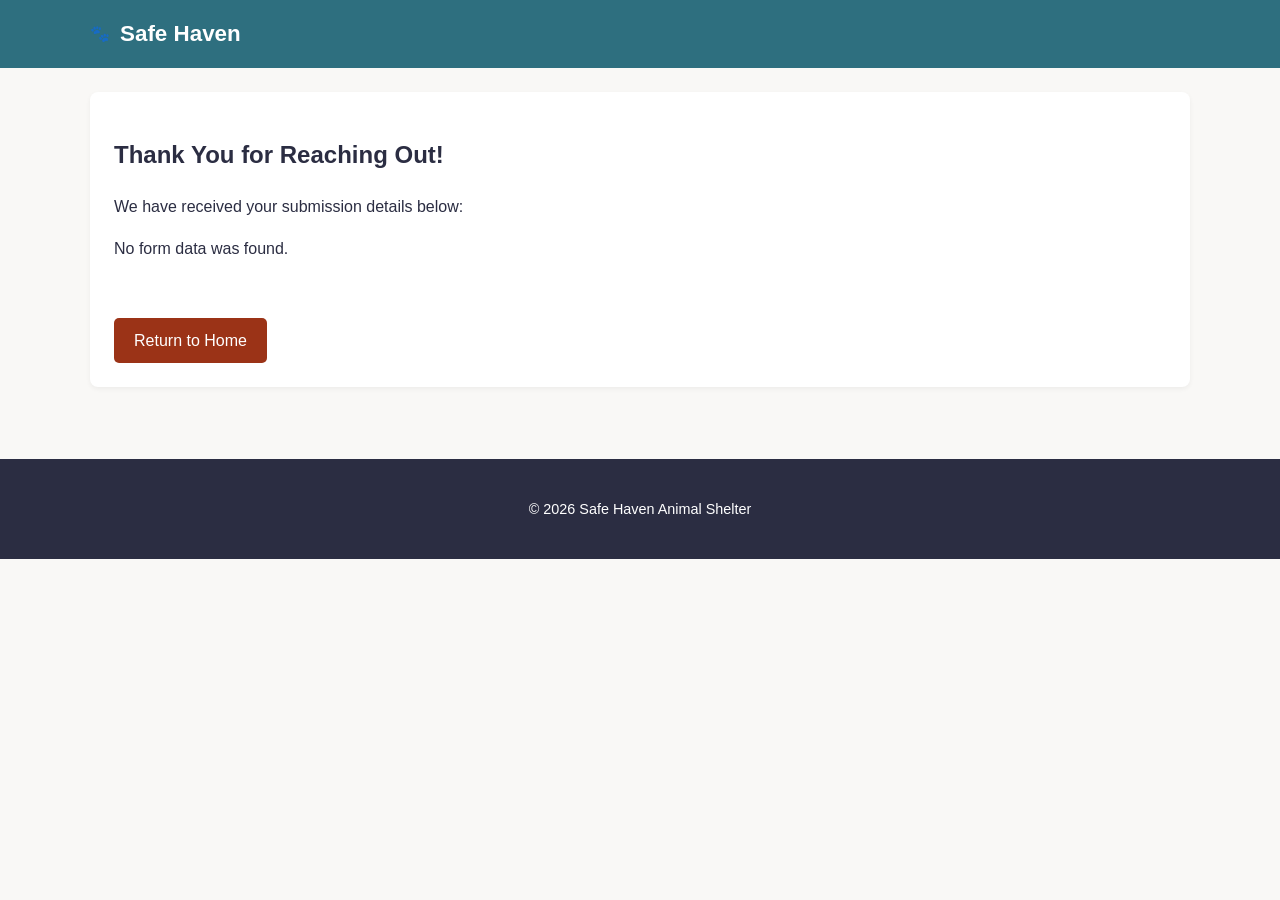
<file: finalproject/success.html>
<!DOCTYPE html>
<html lang="en">
<head>
   <meta charset="UTF-8">
   <meta name="viewport" content="width=device-width, initial-scale=1.0">
   <title>Submission Successful - Safe Haven Animal Shelter</title>
   <meta name="description" content="Thank you for submitting your form to Safe Haven Animal Shelter.">
   <meta name="author" content="Kehinde Marvellous Kehinde">

   <link rel="stylesheet" href="styles/small.css">
</head>
<body>
   <header>
       <div class="site-wrap">
           <div class="logo">
               <span class="logo-icon">🐾</span>
               <h1>Safe Haven</h1>
           </div>
           <nav id="nav-bar">
               <ul class="nav-links">
                   <li><a href="index.html">Home</a></li>
                   <li><a href="pets.html">Available Pets</a></li>
                   <li><a href="volunteer.html">Volunteer &amp; Contact</a></li>
               </ul>
           </nav>
       </div>
   </header>

   <main class="success-main">
       <section class="shelter-box success-card">
           <h2>Thank You for Reaching Out!</h2>
           <p>We have received your submission details below:</p>
           
           <div id="results-container" class="results-box">
               <!-- JS will inject submitted data here -->
           </div>

           <br>
           <a href="index.html" class="action-btn">Return to Home</a>
       </section>
   </main>

   <footer>
       <p>&copy; 2026 Safe Haven Animal Shelter</p>
   </footer>

   <!-- Script to parse URL query parameters -->
   <script>
       const resultsContainer = document.querySelector('#results-container');
       const urlParams = new URLSearchParams(window.location.search);

       if(urlParams.toString() === "") {
           resultsContainer.innerHTML = "<p>No form data was found.</p>";
       } else {
           let output = "<ul>";
           for (const [key, value] of urlParams.entries()) {
               // Clean up key names for display
               const cleanKey = key.charAt(0).toUpperCase() + key.slice(1);
               output += `<li><strong>${cleanKey}:</strong> ${decodeURIComponent(value)}</li>`;
           }
           output += "</ul>";
           resultsContainer.innerHTML = output;
       }
   </script>

   <script defer src="scripts/main.js"></script>
</body>
</html>
</file>
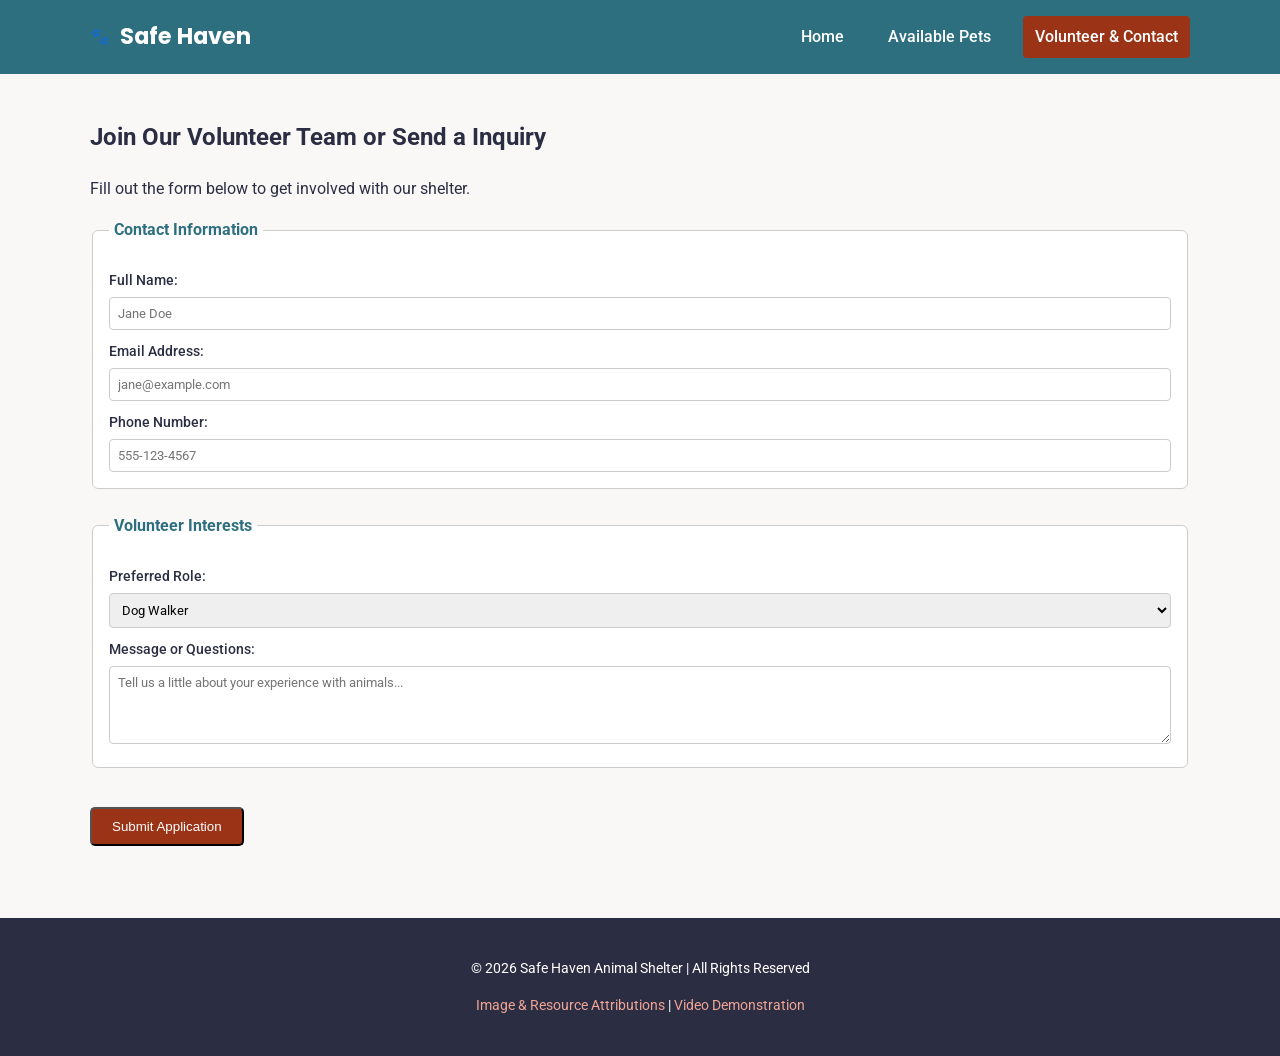
<file: finalproject/volunteer.html>
<!DOCTYPE html>
<html lang="en">
<head>
   <meta charset="UTF-8">
   <meta name="viewport" content="width=device-width, initial-scale=1.0">
   <title>Safe Haven Animal Shelter - Volunteer &amp; Contact</title>
   <meta name="description" content="Get in touch with Safe Haven Animal Shelter or sign up to become a volunteer. We'd love to hear from you!">
   <meta name="author" content="Kehinde Marvellous Kehinde">

   <meta property="og:title" content="Volunteer & Contact - Safe Haven Animal Shelter">
   <meta property="og:type" content="website">
   <meta property="og:image" content="images/hero-shelter.jpg">
   <meta property="og:url" content="https://yourusername.github.io/wdd231/finalproject/volunteer.html">

   <link rel="icon" href="images/favicon.ico" type="image/x-icon">

   <link rel="preconnect" href="https://fonts.googleapis.com">
   <link rel="preconnect" href="https://fonts.gstatic.com" crossorigin>
   <link href="https://fonts.googleapis.com/css2?family=Poppins:wght@600&family=Roboto:wght@400;500&display=swap" rel="stylesheet">

   <link rel="stylesheet" href="styles/small.css">
   <link rel="stylesheet" href="styles/larger.css" media="screen and (min-width: 768px)">
</head>
<body>
   <header>
       <div class="site-wrap">
           <div class="logo">
               <span class="logo-icon">🐾</span>
               <h1>Safe Haven</h1>
           </div>
           <button id="menu-button" aria-label="Toggle Menu">&#9776;</button>
           <nav id="nav-bar">
               <ul class="nav-links">
                   <li><a href="index.html">Home</a></li>
                   <li><a href="pets.html">Available Pets</a></li>
                   <li><a href="volunteer.html" class="active">Volunteer &amp; Contact</a></li>
               </ul>
           </nav>
       </div>
   </header>

   <main>
       <section class="form-section">
           <h2>Join Our Volunteer Team or Send a Inquiry</h2>
           <p id="welcome-message">Fill out the form below to get involved with our shelter.</p>

           <!-- HTML Form submitting to success.html using GET method to display parameters -->
           <form action="success.html" method="get" class="volunteer-form" id="contact-form">
               <fieldset>
                   <legend>Contact Information</legend>
                   
                   <label for="fullname">Full Name:</label>
                   <input type="text" id="fullname" name="fullname" required placeholder="Jane Doe">

                   <label for="email">Email Address:</label>
                   <input type="email" id="email" name="email" required placeholder="jane@example.com">

                   <label for="phone">Phone Number:</label>
                   <input type="tel" id="phone" name="phone" placeholder="555-123-4567">
               </fieldset>

               <fieldset>
                   <legend>Volunteer Interests</legend>
                   
                   <label for="role">Preferred Role:</label>
                   <select id="role" name="role">
                       <option value="dog-walker">Dog Walker</option>
                       <option value="cat-socializer">Cat Socializer</option>
                       <option value="adoption-assistant">Adoption Desk Assistant</option>
                       <option value="general-help">General Shelter Maintenance</option>
                   </select>

                   <label for="comments">Message or Questions:</label>
                   <textarea id="comments" name="comments" rows="4" placeholder="Tell us a little about your experience with animals..."></textarea>
               </fieldset>

               <button type="submit" class="action-btn">Submit Application</button>
           </form>
       </section>
   </main>

   <footer>
       <div class="footer-content">
           <p>&copy; 2026 Safe Haven Animal Shelter | All Rights Reserved</p>
           <p>
               <a href="attributions.html">Image &amp; Resource Attributions</a> | 
               <a href="https://www.loom.com/share/c3645c2a94dd4c3eab355dca7a910162?t=192" target="_blank">Video Demonstration</a>
           </p>
       </div>
   </footer>

   <script defer src="scripts/main.js"></script>
</body>
</html>
</file>
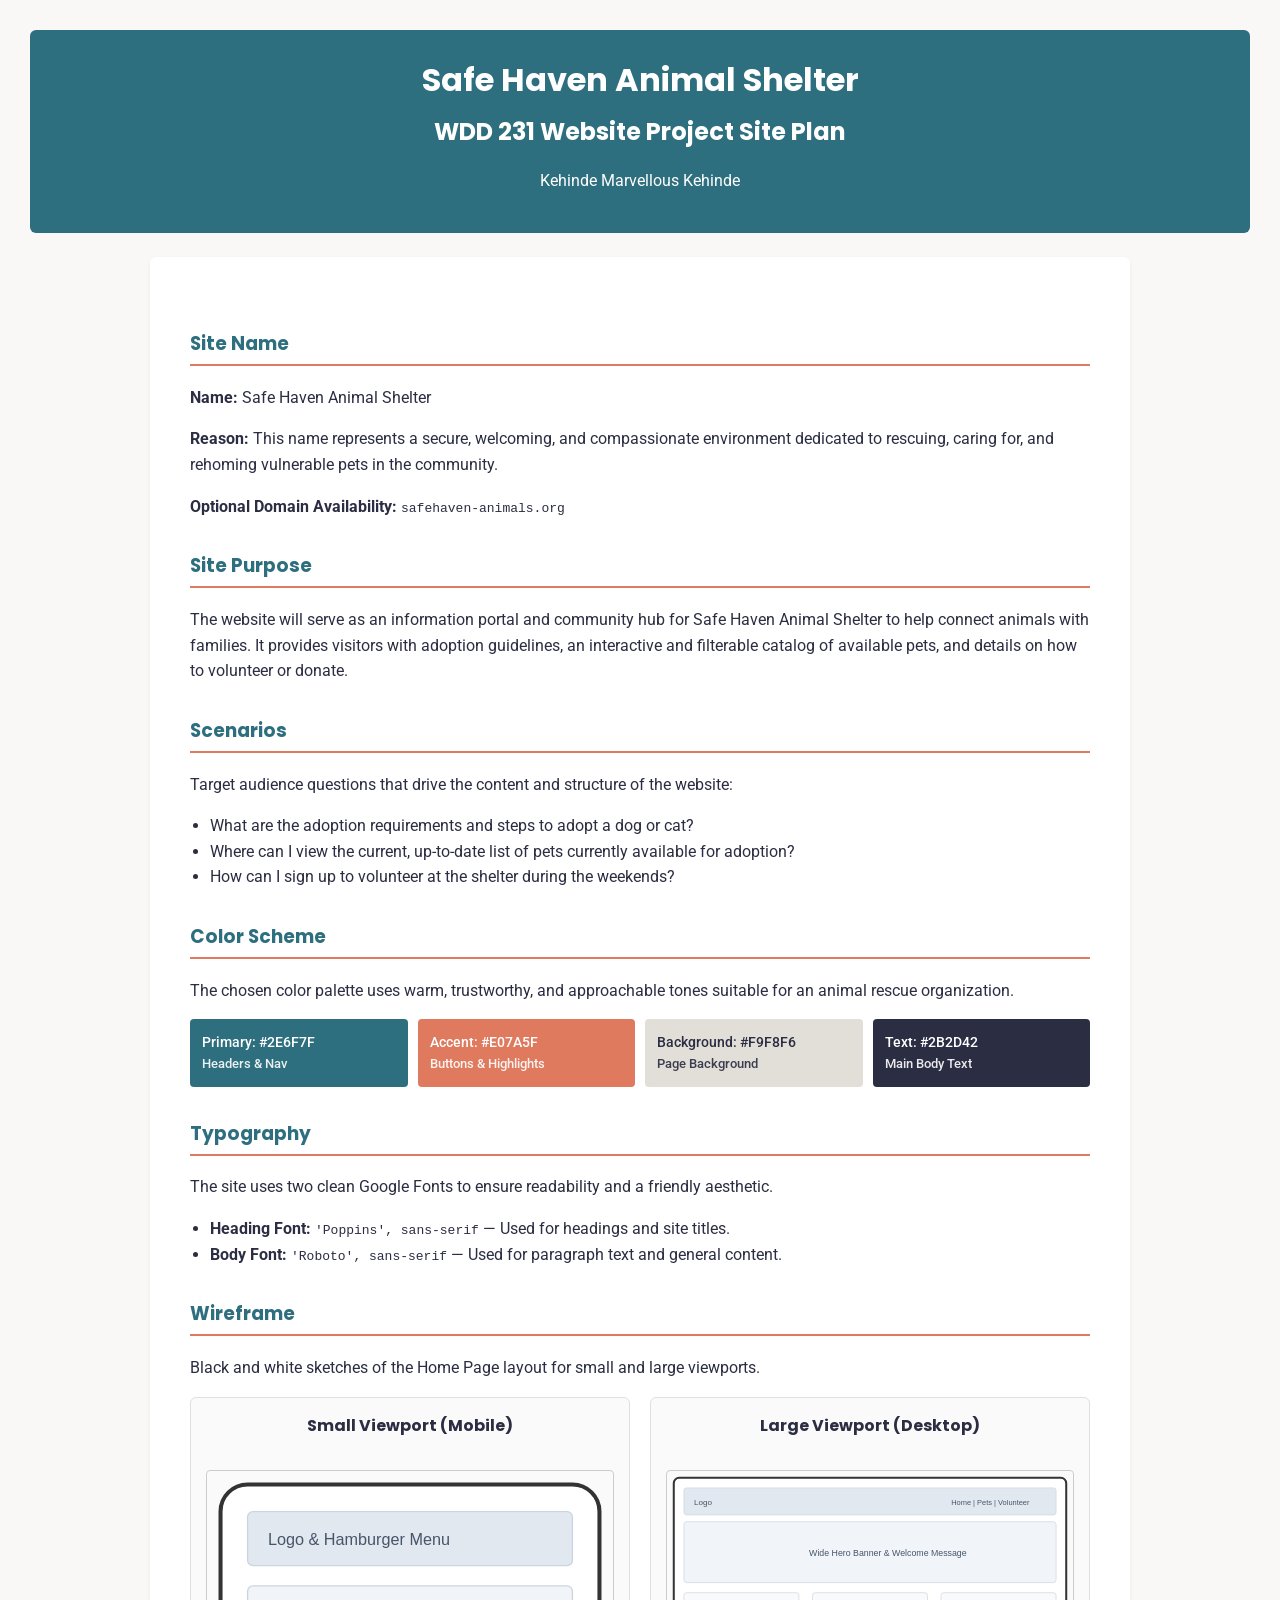
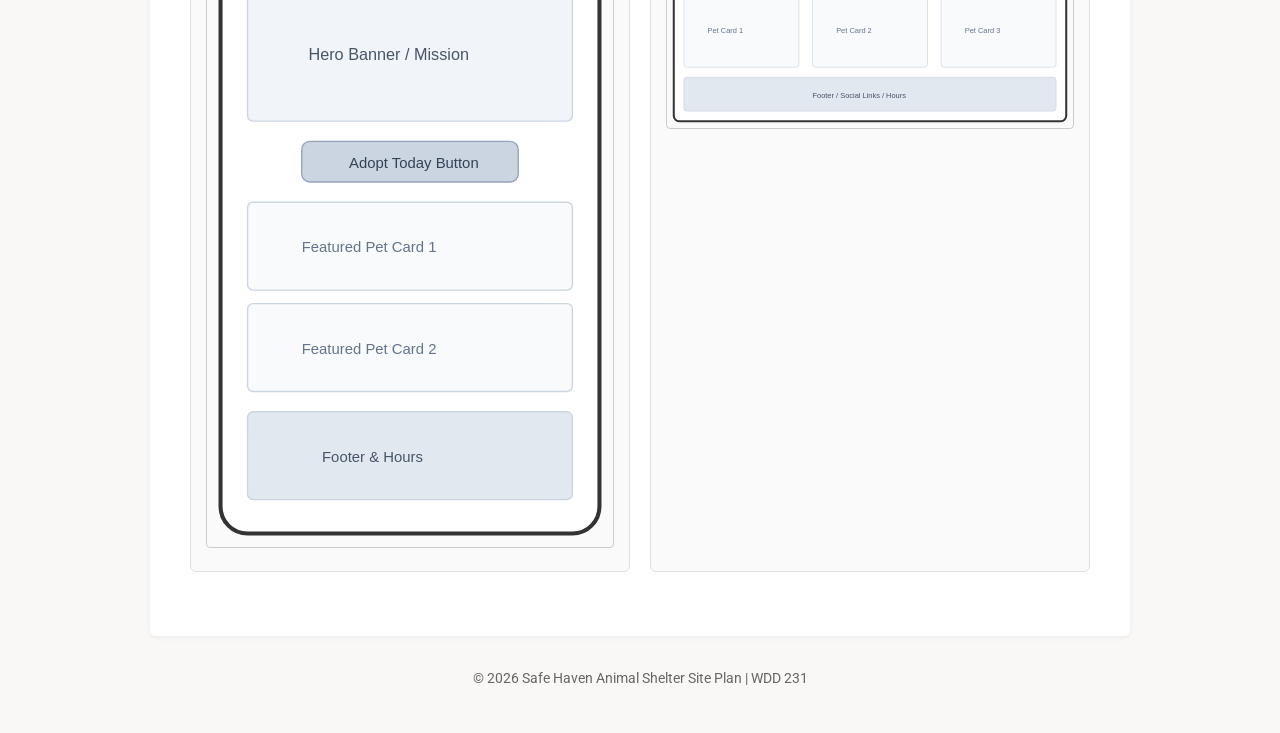
<file: project/site-plan.html>
<!DOCTYPE html>
<html lang="en">
<head>
   <meta charset="UTF-8">
   <meta name="viewport" content="width=device-width, initial-scale=1.0">
   <title>Safe Haven Animal Shelter - Site Plan</title>

     <!-- CSS -->
   <link rel="stylesheet" href="styles/small.css">
   <link rel="stylesheet" href="styles/large.css">

   <link rel="preconnect" href="https://fonts.googleapis.com">
   <link rel="preconnect" href="https://fonts.gstatic.com" crossorigin>
   <link href="https://fonts.googleapis.com/css2?family=Poppins:wght@600&family=Roboto:wght@400;500&display=swap" rel="stylesheet">
</head>
<body>
   <header>
       <h1>Safe Haven Animal Shelter</h1>
       <h2>WDD 231 Website Project Site Plan</h2>
       <p>Kehinde Marvellous Kehinde</p>
   </header>

   <main>
       <!-- 1. SITE NAME SECTION -->
       <section class="site-name">
           <h3>Site Name</h3>
           <p><strong>Name:</strong> Safe Haven Animal Shelter</p>
           <p><strong>Reason:</strong> This name represents a secure, welcoming, and compassionate environment dedicated to rescuing, caring for, and rehoming vulnerable pets in the community.</p>
           <p><strong>Optional Domain Availability:</strong> <code>safehaven-animals.org</code></p>
       </section>

       <!-- 2. SITE PURPOSE SECTION -->
       <section class="site-purpose">
           <h3>Site Purpose</h3>
           <p>The website will serve as an information portal and community hub for Safe Haven Animal Shelter to help connect animals with families. It provides visitors with adoption guidelines, an interactive and filterable catalog of available pets, and details on how to volunteer or donate.</p>
       </section>

       <!-- 3. SCENARIOS SECTION -->
       <section class="scenarios">
           <h3>Scenarios</h3>
           <p>Target audience questions that drive the content and structure of the website:</p>
           <ul>
               <li>What are the adoption requirements and steps to adopt a dog or cat?</li>
               <li>Where can I view the current, up-to-date list of pets currently available for adoption?</li>
               <li>How can I sign up to volunteer at the shelter during the weekends?</li>
           </ul>
       </section>

       <!-- 4. COLOR SCHEME SECTION -->
       <section class="colors">
           <h3>Color Scheme</h3>
           <p>The chosen color palette uses warm, trustworthy, and approachable tones suitable for an animal rescue organization.</p>
           <div class="color-palette">
               <div class="color-box primary">
                   Primary: #2E6F7F<br>
                   <span>Headers & Nav</span>
               </div>
               <div class="color-box accent">
                   Accent: #E07A5F<br>
                   <span>Buttons & Highlights</span>
               </div>
               <div class="color-box background">
                   Background: #F9F8F6<br>
                   <span>Page Background</span>
               </div>
               <div class="color-box text">
                   Text: #2B2D42<br>
                   <span>Main Body Text</span>
               </div>
           </div>
       </section>

       <!-- 5. TYPOGRAPHY SECTION -->
       <section class="typography">
           <h3>Typography</h3>
           <p>The site uses two clean Google Fonts to ensure readability and a friendly aesthetic.</p>
           <ul>
               <li><strong>Heading Font:</strong> <code>'Poppins', sans-serif</code> — Used for headings and site titles.</li>
               <li><strong>Body Font:</strong> <code>'Roboto', sans-serif</code> — Used for paragraph text and general content.</li>
           </ul>
       </section>

       <!-- 6. WIREFRAME SECTION -->
       <section class="wireframes">
           <h3>Wireframe</h3>
           <p>Black and white sketches of the Home Page layout for small and large viewports.</p>
           
           <div class="wireframe-container">
               <!-- Small Viewport Sketch -->
               <div class="wireframe-card">
                   <h4>Small Viewport (Mobile)</h4>
                   <img src="images/wireframe-mobile.svg" alt="Mobile Home Page Wireframe Sketch">
               </div>

               <!-- Large Viewport Sketch -->
               <div class="wireframe-card">
                   <h4>Large Viewport (Desktop)</h4>
                   <img src="images/wireframe-desktop.svg" alt="Desktop Home Page Wireframe Sketch">
               </div>
           </div>
       </section>
   </main>

   <footer>
       <p>&copy; 2026 Safe Haven Animal Shelter Site Plan | WDD 231</p>
   </footer>
</body>
</html>
</file>
<file: styles/small.css>
/* ==============================
   GENERAL
============================== */

* {
    box-sizing: border-box;
}

:root {
    --primary-color: #17324d;
    --secondary-color: #246a73;
    --accent-color: #f2b134;
    --background-color: #f4f7f8;
    --card-color: #ffffff;
    --text-color: #1e2933;
    --border-color: #cbd5dc;
    --completed-color: #dcefe4;
    --completed-border: #32704d;
}

html {
    font-family: "Poppins", sans-serif;
}

body {
    margin: 0;
    min-width: 320px;

    background-color: var(--background-color);
    color: var(--text-color);

    line-height: 1.6;
}

img {
    max-width: 100%;
    height: auto;
}


/* ==============================
   HEADER
============================== */

header {
    background-color: var(--primary-color);
    color: white;
}

.header-top {
    display: flex;

    justify-content: space-between;
    align-items: center;

    padding: 0.8rem 1rem;
}

.logo-area {
    display: flex;
    align-items: center;
    gap: 0.7rem;
    color: white;
    text-decoration: none;
    font-size: 1.1rem;
    font-weight: 700;
}

.logo-area img {
    width: 55px;
    height: 55px;
}


/* ==============================
   HAMBURGER
============================== */

.menu-button {
    border: none;

    background: transparent;

    color: white;

    font-size: 2rem;

    cursor: pointer;

    padding: 0.25rem 0.5rem;
}

.menu-button:hover,
.menu-button:focus-visible {
    background-color: var(--secondary-color);
    border-radius: 5px;
}


/* ==============================
   NAVIGATION
============================== */

nav {
    display: none;
}

nav.open {
    display: flex;

    flex-direction: column;
}

nav a {
    display: block;

    color: white;

    text-decoration: none;

    padding: 0.9rem 1rem;

    border-top: 1px solid rgba(255, 255, 255, 0.15);

    font-weight: 600;
}

nav a:hover,
nav a:focus-visible,
nav a.active {
    background-color: var(--secondary-color);
}


/* ==============================
   MAIN
============================== */

main {
    width: 100%;
    max-width: 1100px;
    margin: 0 auto;
    padding: 1.5rem;
}

h1 {
    margin: 0 0 1rem;

    color: var(--primary-color);

    font-size: clamp(1.8rem, 5vw, 2.5rem);
}

h2 {
    margin: 0;

    padding: 0.7rem 1rem;

    background-color: var(--primary-color);

    color: white;

    text-align: center;

    font-size: 1rem;
}


/* ==============================
   SECTIONS
============================== */

.top-sections {
    display: grid;
    gap: 1rem;
    margin-bottom: 1rem;
    padding: 21px;
}

.card {
    background-color: var(--card-color);

    border: 1px solid var(--border-color);

    border-radius: 8px;

    overflow: hidden;

    box-shadow: 0 2px 6px rgba(0, 0, 0, 0.08);
}

.section-content {
    padding: 1rem;
}

.section-content p {
    margin-top: 0;
}

.section-content p:last-child {
    margin-bottom: 0;
}


/* ==============================
   STUDENT PHOTO
============================== */

.photo-container {
    display: flex;
    justify-content: center;
    align-items: center;
    padding: 1rem;
}

.photo-container img {
    width: 100%;
    max-width: 400px;
    object-fit: cover;
    border-radius: 6px;
}


/* ==============================
   COURSE SECTION
============================== */

.certificate-section {
    padding-bottom: 1rem;
}


/* ==============================
   FILTER BUTTONS
============================== */

.filter-buttons {
    display: grid;

    grid-template-columns: repeat(3, 1fr);

    gap: 0.5rem;

    padding: 1rem;
}

.filter {
    border: 2px solid var(--primary-color);

    border-radius: 6px;

    background-color: white;

    color: var(--primary-color);

    padding: 0.7rem 0.5rem;

    font-family: inherit;

    font-size: 1rem;

    font-weight: 600;

    cursor: pointer;
}

.filter:hover,
.filter:focus-visible,
.filter.active {
    background-color: var(--accent-color);

    color: #111111;
}


/* ==============================
   COURSE CARDS
============================== */

.course-list {
    display: grid;

    gap: 0.6rem;

    padding: 0 1rem;
}

.course-card {
    padding: 0.8rem;

    background-color: #f7f9fa;

    border: 2px solid var(--border-color);

    border-radius: 6px;

    text-align: center;
}

.course-code {
    display: block;

    color: var(--primary-color);

    font-size: 1.05rem;

    font-weight: 700;
}

.course-title {
    display: block;

    margin-top: 0.2rem;

    color: var(--text-color);

    font-size: 0.85rem;
}

.course-credits {
    display: block;

    margin-top: 0.2rem;

    color: #52616b;

    font-size: 0.8rem;
}


/* Completed courses */

.course-card.completed {
    background-color: var(--completed-color);

    border-color: var(--completed-border);
}

.course-card.completed .course-code {
    color: #1f5b3a;
}

.completed-label {
    display: inline-block;

    margin-top: 0.35rem;

    padding: 0.15rem 0.45rem;

    border-radius: 4px;

    background-color: #32704d;

    color: white;

    font-size: 0.72rem;

    font-weight: 600;
}


/* ==============================
   CREDIT TOTAL
============================== */

.credit-total {
    margin: 1rem;

    text-align: center;

    font-weight: 600;
}


/* ==============================
   FOOTER
============================== */

footer {
    background-color: var(--primary-color);

    color: white;

    text-align: center;

    padding: 1.5rem 1rem;
}

.social-links {
    display: flex;

    justify-content: center;

    align-items: center;

    gap: 1rem;

    margin-bottom: 1rem;
}

.social-links a {
    display: flex;

    justify-content: center;
    align-items: center;

    width: 48px;
    height: 48px;

    border-radius: 50%;

    color: white;

    text-decoration: none;
}

.social-links a:hover,
.social-links a:focus-visible {
    background-color: var(--secondary-color);
}

.social-icon {
    font-size: 1.6rem;

    font-weight: 700;
}

.github-icon {
    font-size: 1.4rem;
}

.x-icon {
    font-size: 1.8rem;
}

footer p {
    margin: 0.4rem 0;

    font-size: 0.9rem;
}

.social-links img {
    filter: brightness(0) invert(1);
}
</file>
<file: styles/large.css>
/* =====================================
   LARGE SCREEN - 768px AND ABOVE
===================================== */

@media screen and (min-width: 768px) {

    /* ================================
       HEADER
    ================================= */

    header {
        background-color: var(--primary-color);
        color: white;
        max-width: 1100px;
        margin: 0 auto;
    }

    .header-top {
        display: flex;
        justify-content: space-between;
        align-items: center;
        padding: 1rem 1.5rem;
    }

    .logo-area {
        color: white;
    }

    .logo-area img {
        width: 70px;
        height: 70px;
    }

    /* Hide hamburger on desktop */

    .menu-button {
        display: none;
    }


    /* ================================
       NAVIGATION
    ================================= */

    nav {
        display: flex;
        flex-direction: row;
        justify-content: flex-start;
        align-items: center;

        width: 100%;

        background-color: var(--primary-color);
    }

    nav a {
        display: block;

        color: white;

        text-decoration: none;

        padding: 0.9rem 1.5rem;

        border-top: none;
    }

    nav a:hover,
    nav a:focus-visible {
        background-color: var(--secondary-color);
    }

    nav a.active {
        background-color: var(--secondary-color);
    }


    /* ================================
       MAIN
    ================================= */

    main {
        width: 100%;
        max-width: 1100px;

        margin: 0 auto;

        padding: 1.5rem 0 2rem;
    }


    /* ================================
       ABOUT ME + PHOTO
    ================================= */

    .home-grid {
        display: grid;

        grid-template-columns: 2fr 1fr;

        gap: 1rem;

        margin-bottom: 1rem;
    }


    /* ================================
       CARDS
    ================================= */

    .home-grid .card {
        min-height: 280px;
    }


    /* ================================
       PHOTO
    ================================= */

    .photo-container {
        display: flex;

        justify-content: center;
        align-items: center;

        height: calc(100% - 48px);

        padding: 1rem;
    }

    .photo-container img {
        width: 280px;
        height: 21.2rem;

        object-fit: cover;

        border-radius: 6px;
    }


    /* ================================
       CERTIFICATE
    ================================= */

    .certificate {
        width: 100%;
    }


    /* ================================
       COURSE FILTER BUTTONS
    ================================= */

    .filter-buttons {
        display: grid;

        grid-template-columns: repeat(3, 1fr);

        gap: 0.6rem;

        padding: 1rem;
    }


    /* ================================
       COURSE CARDS
    ================================= */

    .course-list {
        display: grid;

        grid-template-columns: repeat(3, 1fr);

        gap: 0.6rem;

        padding: 0 1rem;
    }

    .course-card {
        min-height: 110px;

        display: flex;

        flex-direction: column;

        justify-content: center;

        align-items: center;

        text-align: center;
    }


    /* ================================
       FOOTER
    ================================= */

    footer {
        width: 100%;
    }
}


/* =====================================
   VERY LARGE SCREENS
===================================== */

@media screen and (min-width: 1000px) {

    header,
    main {
        max-width: 1100px;
    }

    .header-top {
        padding-left: 0;
        padding-right: 0;
    }

    .home-grid {
        grid-template-columns: 2fr 1fr;
    }

}
</file>
<file: chamber/styles/small.css>
:root {
 --primary-color: #17324d;
 --secondary-color: #2e608f;
 --accent-color: #f4f6f8;
 --text-color: #222222;
 --border-color: #cbd5dc;
 --muted-color: #555555;
 --line-color: #eeeeee;
 --hover-color: #1c3d5a;
 --shadow-light: rgba(0, 0, 0, 0.05);
 --shadow-medium: rgba(0, 0, 0, 0.08);
}

body {
 font-family: 'Poppins', sans-serif, Arial, sans-serif;
 color: var(--text-color);
 margin: 0;
 padding: 0;
 background-color: var(--accent-color);
}

/* Header & Mobile Logo Contrast */
header {
 background-color: var(--primary-color);
 color: var(--accent-color);
}

.header-top {
 display: flex;
 justify-content: space-between;
 align-items: center;
 padding: 1rem;
}

.logo-area {
 display: flex;
 align-items: center;
 gap: 0.7rem;
 color: var(--accent-color);
 text-decoration: none;
 font-size: 1.1rem;
 font-weight: 700;
}

.logo-area img {
 width: 45px;
 height: 45px;
 filter: brightness(0) invert(1);
}

.menu-button {
 background: none;
 border: none;
 color: var(--accent-color);
 font-size: 1.8rem;
 cursor: pointer;
}

nav {
 display: none;
 flex-direction: column;
 background-color: var(--primary-color);
}

nav.open {
 display: flex;
}

nav a {
 color: var(--accent-color);
 text-decoration: none;
 padding: 0.8rem 1rem;
 text-align: center;
 border-top: 1px solid rgba(255, 255, 255, 0.1);
}

nav a:hover, nav a.active {
 background-color: var(--secondary-color);
}

main {
 width: 100%;
 padding: 0 1rem;
 max-width: 1200px;
 margin: 0 auto;
 box-sizing: border-box;
}

main h1 {
 text-align: center;
 color: var(--primary-color);
}

/* ==============================
  VIEW TOGGLE BUTTONS
============================== */
.view-toggle {
 display: flex;
 justify-content: center;
 gap: 1rem;
 margin: 1rem 0 1.5rem;
}

.view-btn {
 padding: 0.6rem 1.2rem;
 background-color: var(--accent-color);
 border: 2px solid var(--primary-color);
 color: var(--primary-color);
 font-family: inherit;
 font-size: 0.95rem;
 font-weight: 600;
 border-radius: 6px;
 cursor: pointer;
}

.view-btn:hover,
.view-btn.active {
 background-color: var(--primary-color);
 color: var(--accent-color);
}

/* ==============================
  MEMBER CONTAINER - GRID VIEW
============================== */
#memberContainer.grid {
 display: grid;
 grid-template-columns: 1fr;
 gap: 1rem;
}

#memberContainer.grid .member-card {
 background-color: var(--accent-color);
 border: 1px solid var(--border-color);
 border-radius: 8px;
 padding: 1.5rem;
 text-align: center;
 box-shadow: 0 2px 6px var(--shadow-medium);
}

#memberContainer.grid .member-card img {
 width: 100px;
 height: 100px;
 object-fit: cover;
 border-radius: 50%;
 margin-bottom: 1rem;
 border: 3px solid var(--primary-color);
}

#memberContainer.grid .member-card h2 {
 margin: 0 0 0.5rem;
 color: var(--primary-color);
 font-size: 1.2rem;
}

#memberContainer.grid .membership-level {
 font-weight: 600;
 color: var(--secondary-color);
 margin-bottom: 0.8rem;
 font-size: 0.9rem;
}

#memberContainer.grid .member-card p {
 margin: 0.4rem 0;
 font-size: 0.9rem;
}

#memberContainer.grid .member-desc {
 margin-top: 0.8rem;
 font-style: italic;
 color: var(--muted-color);
}

/* ==============================
  MEMBER CONTAINER - LIST VIEW
============================== */
#memberContainer.list {
 display: flex;
 flex-direction: column;
 gap: 0.5rem;
}

#memberContainer.list .member-card {
 display: flex;
 justify-content: space-between;
 align-items: center;
 background-color: var(--accent-color);
 border: 1px solid var(--border-color);
 padding: 0.8rem 1rem;
 border-radius: 6px;
 text-align: left;
}

#memberContainer.list .member-card img,
#memberContainer.list .member-desc,
#memberContainer.list .membership-level {
 display: none;
}

#memberContainer.list .member-info {
 display: flex;
 justify-content: space-between;
 align-items: center;
 width: 100%;
 gap: 1rem;
 flex-wrap: wrap;
}

#memberContainer.list .member-info h2 {
 margin: 0;
 font-size: 1rem;
 color: var(--primary-color);
 flex: 2;
 min-width: 150px;
}

#memberContainer.list .member-info p {
 margin: 0;
 font-size: 0.85rem;
 flex: 1;
}

/* ==============================
  HOME PAGE STYLES (MOBILE)
============================== */
.home-main {
 display: flex;
 flex-direction: column;
 gap: 1.5rem;
}

.hero {
 position: relative;
 width: 100%;
 max-height: 400px;
 overflow: hidden;
 border-radius: 8px;
}

.hero img {
 width: 100%;
 height: auto;
 object-fit: cover;
 display: block;
}

.hero-cta {
 position: absolute;
 bottom: 1.5rem;
 left: 50%;
 transform: translateX(-50%);
 background-color: rgba(23, 50, 77, 0.85);
 color: var(--accent-color);
 padding: 1rem 1.5rem;
 text-align: center;
 border-radius: 6px;
 width: 90%;
 max-width: 400px;
}

.hero-cta h1 {
 margin: 0 0 0.3rem;
 font-size: 1.2rem;
 color: var(--accent-color);
}

.hero-cta p {
 margin: 0 0 0.8rem;
 font-size: 0.85rem;
}

.cta-button {
 display: inline-block;
 background-color: var(--secondary-color);
 color: var(--accent-color);
 text-decoration: none;
 padding: 0.5rem 1rem;
 font-weight: 600;
 border-radius: 4px;
 transition: background-color 0.2s;
}

.cta-button:hover {
 background-color: var(--hover-color);
}

.home-grid {
 display: flex;
 flex-direction: column;
 gap: 1.5rem;
}

.card h2 {
 margin-top: 0;
 color: var(--primary-color);
 font-size: 1.1rem;
 border-bottom: 2px solid var(--border-color);
 padding-bottom: 0.5rem;
}

.card, section {
 background-color: #ffffff;
 border: 1px solid var(--border-color);
 border-radius: 8px;
 padding: 1.25rem;
 box-shadow: 0 2px 6px var(--shadow-light);
 display: flex;
 flex-direction: column;
 gap: 0.8rem;
 margin-bottom: 1.5rem;
}

.card h3, .card p {
 text-align: left;
}

.current-weather {
 display: flex;
 align-items: center;
 gap: 1rem;
 margin-bottom: 1.2rem;
}

#weatherIcon {
 width: 50px;
 height: 50px;
 object-fit: cover;
}

.temp-display {
 font-size: 1.5rem;
 font-weight: 700;
 margin: 0;
 color: var(--primary-color);
}

.forecast-box {
 border-top: 1px solid var(--line-color);
 padding-top: 0.5rem;
 font-size: 0.9rem;
}

.spotlight-grid {
 display: flex;
 flex-direction: column;
 gap: 1rem;
}

.spotlight-card {
 display: flex;
 align-items: center;
 gap: 1rem;
 background-color: #ffffff;
 border: 1px solid var(--border-color);
 padding: 1rem;
 border-radius: 8px;
 box-shadow: 0 2px 6px var(--shadow-light);
}

.spotlight-card img {
 width: 60px;
 height: 60px;
 object-fit: cover;
 border-radius: 50%;
 border: 2px solid var(--primary-color);
 filter: none;
}

.spotlight-info h3 {
 margin: 0 0 0.3rem;
 font-size: 1rem;
 color: var(--primary-color);
}

.spotlight-info p {
 margin: 0.2rem 0;
 font-size: 0.85rem;
}

/* ==============================
  FOOTER LAYOUT (MOBILE)
============================== */
footer {
 background-color: var(--primary-color);
 color: var(--accent-color);
 padding: 2rem 1rem;
 text-align: center;
 margin-top: 2rem;
}

.footer-content {
 display: flex;
 flex-direction: column;
 gap: 1.5rem;
 max-width: 1100px;
 margin: 0 auto;
}

.footer-col p {
 margin: 0.3rem 0;
 font-size: 0.9rem;
 color: var(--accent-color);
}

.footer-col h2 {
 font-weight: 600;
 margin: 0.3rem 0;
 font-size: 0.9rem;
 color: var(--accent-color);
}

.social-links {
 display: flex;
 justify-content: center;
 gap: 1rem;
}

.social-links img {
 width: 32px;
 height: 32px;
 filter: brightness(0) invert(1);
}
</file>
<file: chamber/styles/large.css>
@media screen and (min-width: 768px) {
   header {
       display: flex;
       justify-content: space-between;
       align-items: center;
       padding: 0 2rem;
       background-color: var(--primary-color);
       color: var(--accent-color);
   }

   .header-top {
       padding: 1rem 0;
   }

   #menuButton, #menuButton {
       display: none;
   }

   .logo-area {
       color: var(--accent-color);
   }

   .menu-button {
       display: none;
   }

   nav {
       display: flex;
       flex-direction: row;
       background-color: transparent;
       gap: 1.5rem;
   }

   nav a {
       color: var(--accent-color);
       border-top: none;
       padding: 0.5rem 0;
   }

   nav a:hover, 
   nav a.active {
       background-color: transparent;
       border-bottom: 2px solid var(--secondary-color);
   }

   #memberContainer.grid {
       grid-template-columns: repeat(3, 1fr);
       gap: 1.5rem;
       padding: 0;
   }

   .home-grid {
       display: grid;
       grid-template-columns: repeat(3, 1fr);
       gap: 1.5rem;
   }

   .footer-content {
       display: grid;
       grid-template-columns: repeat(3, 1fr);
       text-align: left;
       align-items: center;
       gap: 2rem;
   }

   .social-links {
       justify-content: center;
   }

   .project-details {
       text-align: right;
   }
}
</file>
<file: finalproject/styles/small.css>
/* ==========================================
  SAFE HAVEN ANIMAL SHELTER - MOBILE STYLES
  ========================================== */

:root {
   --primary-color: #2E6F7F;   /* Warm Teal */
   --accent-color: #9B3317;    /* Darkened Soft Coral */
   --bg-color: #F9F8F6;        /* Off-White */
   --text-color: #2B2D42;      /* Charcoal Text */
   --card-bg: #FFFFFF;
}

body {
   font-family: 'Roboto', sans-serif;
   background-color: var(--bg-color);
   color: var(--text-color);
   margin: 0;
   padding: 0;
   line-height: 1.6;
}

/* Header & Mobile Nav */
header {
   background-color: var(--primary-color);
   color: #FFFFFF;
   padding: 1rem;
}

.site-wrap {
   display: flex;
   justify-content: space-between;
   align-items: center;
   max-width: 1100px;
   margin: 0 auto;
   flex-wrap: wrap;
}

.logo {
   display: flex;
   align-items: center;
   gap: 10px;
}

.logo h1 {
   font-family: 'Poppins', sans-serif;
   margin: 0;
   font-size: 1.4rem;
   color: #FFFFFF;
}

/* Hamburger button */
#menu-button {
   background: none;
   border: none;
   color: #FFFFFF;
   font-size: 1.8rem;
   cursor: pointer;
}

/* Navigation menu hidden by default on mobile */
nav {
   width: 100%;
   display: none;
}

nav.open {
   display: block;
}

.nav-links {
   list-style: none;
   padding: 0;
   margin: 1rem 0 0 0;
   display: flex;
   flex-direction: column;
   gap: 10px;
}

.nav-links a {
   color: #FFFFFF;
   text-decoration: none;
   font-weight: 500;
   display: block;
   padding: 8px 12px;
   border-radius: 4px;
   transition: background 0.3s;
}

.nav-links a:hover, .nav-links a.active {
   background-color: var(--accent-color);
}

/* Main Layout */
main {
   max-width: 1100px;
   margin: 0 auto;
   padding: 1.5rem;
}

main h2, main h3, main h4, main p {
   color: var(--text-color);
}

/* Hero Banner */
.hero {
   background-color: #2E6F7F;
   background-image: linear-gradient(rgba(46, 111, 127, 0.85), rgba(43, 45, 66, 0.85)), url('../images/hero-shelter.jpg');
   background-position: center;
   background-size: cover;
   color: #FFFFFF;
   padding: 3rem 1.5rem;
   border-radius: 8px;
   text-align: center;
   margin-bottom: 2rem;
}

.hero h2, .hero p {
   color: #FFFFFF;
}

.action-btn {
   display: inline-block;
   background-color: var(--accent-color);
   color: #FFFFFF;
   padding: 10px 20px;
   border-radius: 5px;
   text-decoration: none;
   font-weight: 500;
   margin-top: 15px;
   transition: background 0.3s;
}

.action-btn:hover {
   background-color: #802912;
}

/* Grids & Shelter Boxes */
.mission-grid, .featured-grid {
   display: flex;
   flex-direction: column;
   gap: 20px;
   margin-bottom: 2rem;
}

.shelter-box, .animal-card {
   background: var(--card-bg);
   padding: 1.5rem;
   border-radius: 8px;
   box-shadow: 0 2px 5px rgba(0,0,0,0.05);
}

.shelter-box h3, .featured-section h3 {
   font-family: 'Poppins', sans-serif;
   color: var(--primary-color);
   margin-top: 0;
}

.animal-card img {
   width: 100%;
   height: auto;
   border-radius: 6px;
}

.animal-card h4 {
   margin: 10px 0 5px 0;
   font-family: 'Poppins', sans-serif;
   color: var(--text-color);
}

.volunteer-form fieldset {
   border: 1px solid #ccc;
   border-radius: 6px;
   padding: 1rem;
   margin-bottom: 1.5rem;
   background: #fff;
}

.volunteer-form legend {
   font-weight: bold;
   color: var(--primary-color);
   padding: 0 5px;
}

.volunteer-form label {
   display: block;
   margin-top: 10px;
   font-weight: 500;
   font-size: 0.9rem;
   color: var(--text-color);
}

.volunteer-form input,
.volunteer-form select,
.volunteer-form textarea {
   width: 100%;
   padding: 8px;
   margin-top: 5px;
   border: 1px solid #ccc;
   border-radius: 4px;
   box-sizing: border-box;
   font-family: 'Roboto', sans-serif;
}

.results-box ul {
   list-style: none;
   padding: 0;
}

.results-box li {
   padding: 8px 0;
   border-bottom: 1px solid #eee;
}

/* Footer */
footer {
   background-color: var(--text-color);
   color: #FFFFFF;
   text-align: center;
   padding: 1.5rem;
   margin-top: 3rem;
   font-size: 0.9rem;
}

footer a {
   color: #f0a595;
   text-decoration: none;
}

footer a:hover {
   text-decoration: underline;
}
</file>
<file: finalproject/styles/larger.css>
/* ==========================================
  SAFE HAVEN ANIMAL SHELTER - DESKTOP STYLES
  ================================---------- */

@media screen and (min-width: 768px) {
   /* Hide mobile hamburger button */
   #menu-button {
       display: none;
   }

   /* Show horizontal navigation */
   nav {
       display: block !important;
       width: auto;
   }

   .nav-links {
       flex-direction: row;
       margin: 0;
       gap: 20px;
   }

   /* Hero adjustments */
   .hero {
       padding: 4rem 2rem;
   }

   .hero h2 {
       font-size: 2.3rem;
   }

   /* Side-by-side grids */
   .mission-grid {
       flex-direction: row;
   }

   .mission-grid .card {
       flex: 1;
   }

   .featured-grid {
       flex-direction: row;
   }

   .pet-card {
       flex: 1;
   }
}
</file>
<file: chamber/styles/discover.css>
.discover-main {
  max-width: 1200px;
  margin: 0 auto;
  padding: 0 1rem;
}

.visitor-banner {
  background-color: var(--primary-color);
  color: var(--accent-color);
  padding: 1rem;
  text-align: center;
  border-radius: 6px;
  margin-bottom: 1.5rem;
  font-weight: 500;
}

/* Small Screens */
.discover-grid {
  display: grid;
  grid-template-columns: 1fr;
  grid-template-areas:
       "card1"
       "card2"
       "card3"
       "card4"
       "card5"
       "card6"
       "card7"
       "card8";
  gap: 1.5rem;
}

.card-1 { grid-area: card1; }
.card-2 { grid-area: card2; }
.card-3 { grid-area: card3; }
.card-4 { grid-area: card4; }
.card-5 { grid-area: card5; }
.card-6 { grid-area: card6; }
.card-7 { grid-area: card7; }
.card-8 { grid-area: card8; }

.discover-grid section {
  background-color: var(--accent-color);
  border: 1px solid var(--border-color);
  border-radius: 8px;
  padding: 1.2rem;
  box-shadow: 0 2px 6px var(--shadow-light);
  display: flex;
  flex-direction: column;
  gap: 0.8rem;
}

.discover-grid h2 {
  margin: 0;
  font-size: 1.1rem;
  color: var(--primary-color);
}

.discover-grid figure {
  margin: 0;
  overflow: hidden;
  border-radius: 6px;
}

.discover-grid img {
  width: 100%;
  height: auto;
  object-fit: cover;
  display: block;
}

.discover-grid address {
  font-style: normal;
  font-weight: 600;
  font-size: 0.85rem;
  color: var(--secondary-color);
}

.discover-grid p {
  margin: 0;
  font-size: 0.9rem;
}

.discover-grid button {
  background-color: var(--primary-color);
  color: var(--accent-color);
  border: none;
  padding: 0.5rem 1rem;
  border-radius: 4px;
  cursor: pointer;
  font-weight: 600;
  align-self: flex-start;
}

/* Medium Screens*/
@media screen and (min-width: 641px) and (max-width: 1024px) {
  .discover-grid {
      grid-template-columns: repeat(2, 1fr);
      grid-template-areas:
           "card1 card2"
           "card3 card4"
           "card5 card6"
           "card7 card8";
  }
}


@media screen and (min-width: 1025px) {
  .discover-grid {
      grid-template-columns: repeat(3, 1fr);
      grid-template-areas:
           "card1 card2 card3"
           "card4 card5 card3"
           "card6 card7 card8";
  }

  .discover-grid figure img {
      transition: transform 0.4s ease, filter 0.4s ease;
  }

  .discover-grid figure img:hover {
      transform: scale(1.05);
      filter: brightness(1.1) contrast(1.05);
  }
}
</file>
<file: chamber/styles/join.css>
.join-container {
  display: flex;
  flex-direction: column;
  gap: 1.5rem;
  margin-top: 1rem;
}

.join-form {
  background-color: var(--accent-color);
  border: 1px solid var(--border-color);
  border-radius: 8px;
  padding: 1.5rem;
  display: flex;
  flex-direction: column;
  gap: 1rem;
}

.join-form label {
  display: flex;
  flex-direction: column;
  font-weight: 600;
  font-size: 0.9rem;
  color: var(--primary-color);
  gap: 0.3rem;
}

.join-form input[type="text"],
.join-form input[type="email"],
.join-form input[type="tel"],
.join-form select,
.join-form textarea {
  padding: 0.6rem;
  border: 1px solid var(--border-color);
  border-radius: 4px;
  font-family: inherit;
  font-size: 0.95rem;
}

.join-form textarea {
  resize: vertical;
  min-height: 80px;
}

.submit-btn {
  background-color: var(--secondary-color);
  color: var(--accent-color);
  border: none;
  padding: 0.75rem;
  font-size: 1rem;
  font-weight: 600;
  border-radius: 4px;
  cursor: pointer;
}

.submit-btn:hover {
  background-color: var(--primary-color);
}

.cards-container {
  display: flex;
  flex-direction: column;
  gap: 1rem;
}

.membership-card {
  background-color: var(--accent-color);
  border: 1px solid var(--border-color);
  border-radius: 8px;
  padding: 1.5rem;
  text-align: center;
}

.membership-card h3 {
  color: var(--primary-color);
  margin-top: 0;
}

.info-link {
  background-color: var(--primary-color);
  color: var(--accent-color);
  border: none;
  padding: 0.5rem 1rem;
  border-radius: 4px;
  cursor: pointer;
  font-weight: 600;
}

/* Initial Load Animation */
@keyframes fadeIn {
  from {
      opacity: 0;
      transform: translateY(10px);
  }
  to {
      opacity: 1;
      transform: translateY(0);
  }
}

.animate-card {
  animation: fadeIn 0.7s ease-in-out;
}

dialog {
  border: none;
  border-radius: 8px;
  padding: 1.5rem;
  max-width: 400px;
  width: 85%;
  box-shadow: 0 4px 12px var(--shadow-dialog);
}

dialog::backdrop {
  background-color: var(--shadow-backdrop);
}

.close-modal {
  background-color: var(--primary-color);
  color: var(--accent-color);
  border: none;
  padding: 0.4rem 0.8rem;
  border-radius: 4px;
  margin-top: 1rem;
  cursor: pointer;
}

.thankyou-main {
  max-width: 700px;
  margin: 2rem auto;
}

/* Desktop View Layout */
@media screen and (min-width: 768px) {
  .join-container {
      display: grid;
      grid-template-columns: 3fr 2fr;
      gap: 2rem;
      align-items: start;
  }
}
</file>
<file: project/styles/small.css>
/* ==========================================
  SAFE HAVEN ANIMAL SHELTER - SITE PLAN CSS
  ================================---------- */

/* CSS Variables for Color Scheme */
:root {
   --primary-color: #2E6F7F;   /* Warm Teal */
   --accent-color: #E07A5F;    /* Soft Coral */
   --bg-color: #F9F8F6;        /* Off-White */
   --text-color: #2B2D42;      /* Charcoal Text */
   --card-bg: #FFFFFF;         /* White Container Background */
}

/* Base Body Styles */
body {
   font-family: 'Roboto', sans-serif;
   background-color: var(--bg-color);
   color: var(--text-color);
   line-height: 1.6;
   margin: 0;
   padding: 15px;
}

header {
   background-color: var(--primary-color);
   color: #FFFFFF;
   text-align: center;
   padding: 1.5rem;
   border-radius: 6px;
   margin-bottom: 1.5rem;
}

header h1, header h2 {
   font-family: 'Poppins', sans-serif;
   margin: 0 0 8px 0;
}

main {
   max-width: 900px;
   margin: 0 auto;
   background: var(--card-bg);
   padding: 1.5rem;
   border-radius: 6px;
   box-shadow: 0 2px 5px rgba(0,0,0,0.05);
}

h3 {
   font-family: 'Poppins', sans-serif;
   color: var(--primary-color);
   border-bottom: 2px solid var(--accent-color);
   padding-bottom: 5px;
   margin-top: 2rem;
}

section {
   margin-bottom: 1.5rem;
}

ul {
   padding-left: 20px;
}

.color-palette {
   display: flex;
   flex-direction: column;
   gap: 10px;
   margin-top: 10px;
}

.color-box {
   padding: 12px;
   border-radius: 4px;
   color: #fff;
   font-weight: 500;
   font-size: 0.9rem;
}

.color-box span {
   display: block;
   font-size: 0.8rem;
   opacity: 0.9;
}

.color-box.primary { background-color: var(--primary-color); }
.color-box.accent { background-color: var(--accent-color); }
.color-box.background { background-color: #E2DFD8; color: var(--text-color); }
.color-box.text { background-color: var(--text-color); }

/* Wireframe Images Container */
.wireframe-container {
   display: flex;
   flex-direction: column;
   gap: 20px;
   margin-top: 15px;
}

.wireframe-card {
   background: #fafafa;
   border: 1px solid #e0e0e0;
   padding: 15px;
   border-radius: 6px;
   text-align: center;
}

.wireframe-card h4 {
   margin-top: 0;
   font-family: 'Poppins', sans-serif;
   color: var(--text-color);
}

/* Responsive Wireframe Images */
.wireframe-card img {
   max-width: 100%;
   height: auto;
   border: 1px solid #ccc;
   border-radius: 4px;
   margin-top: 10px;
}

footer {
   text-align: center;
   margin-top: 2rem;
   font-size: 0.85rem;
   color: #666;
}
</file>
<file: project/styles/large.css>
/* ==========================================
  MEDIA QUERY FOR LARGE VIEWPORTS (DESKTOP)
  ================================---------- */
@media screen and (min-width: 768px) {
   body {
       padding: 30px;
   }

   main {
       padding: 2.5rem;
   }

   /* Color swatches side-by-side on desktop */
   .color-palette {
       flex-direction: row;
       justify-content: space-between;
   }

   .color-box {
       flex: 1;
   }

   /* Wireframe cards side-by-side on desktop */
   .wireframe-container {
       flex-direction: row;
       justify-content: space-between;
       gap: 20px;
   }

   .wireframe-card {
       flex: 1;
   }
}
</file>
